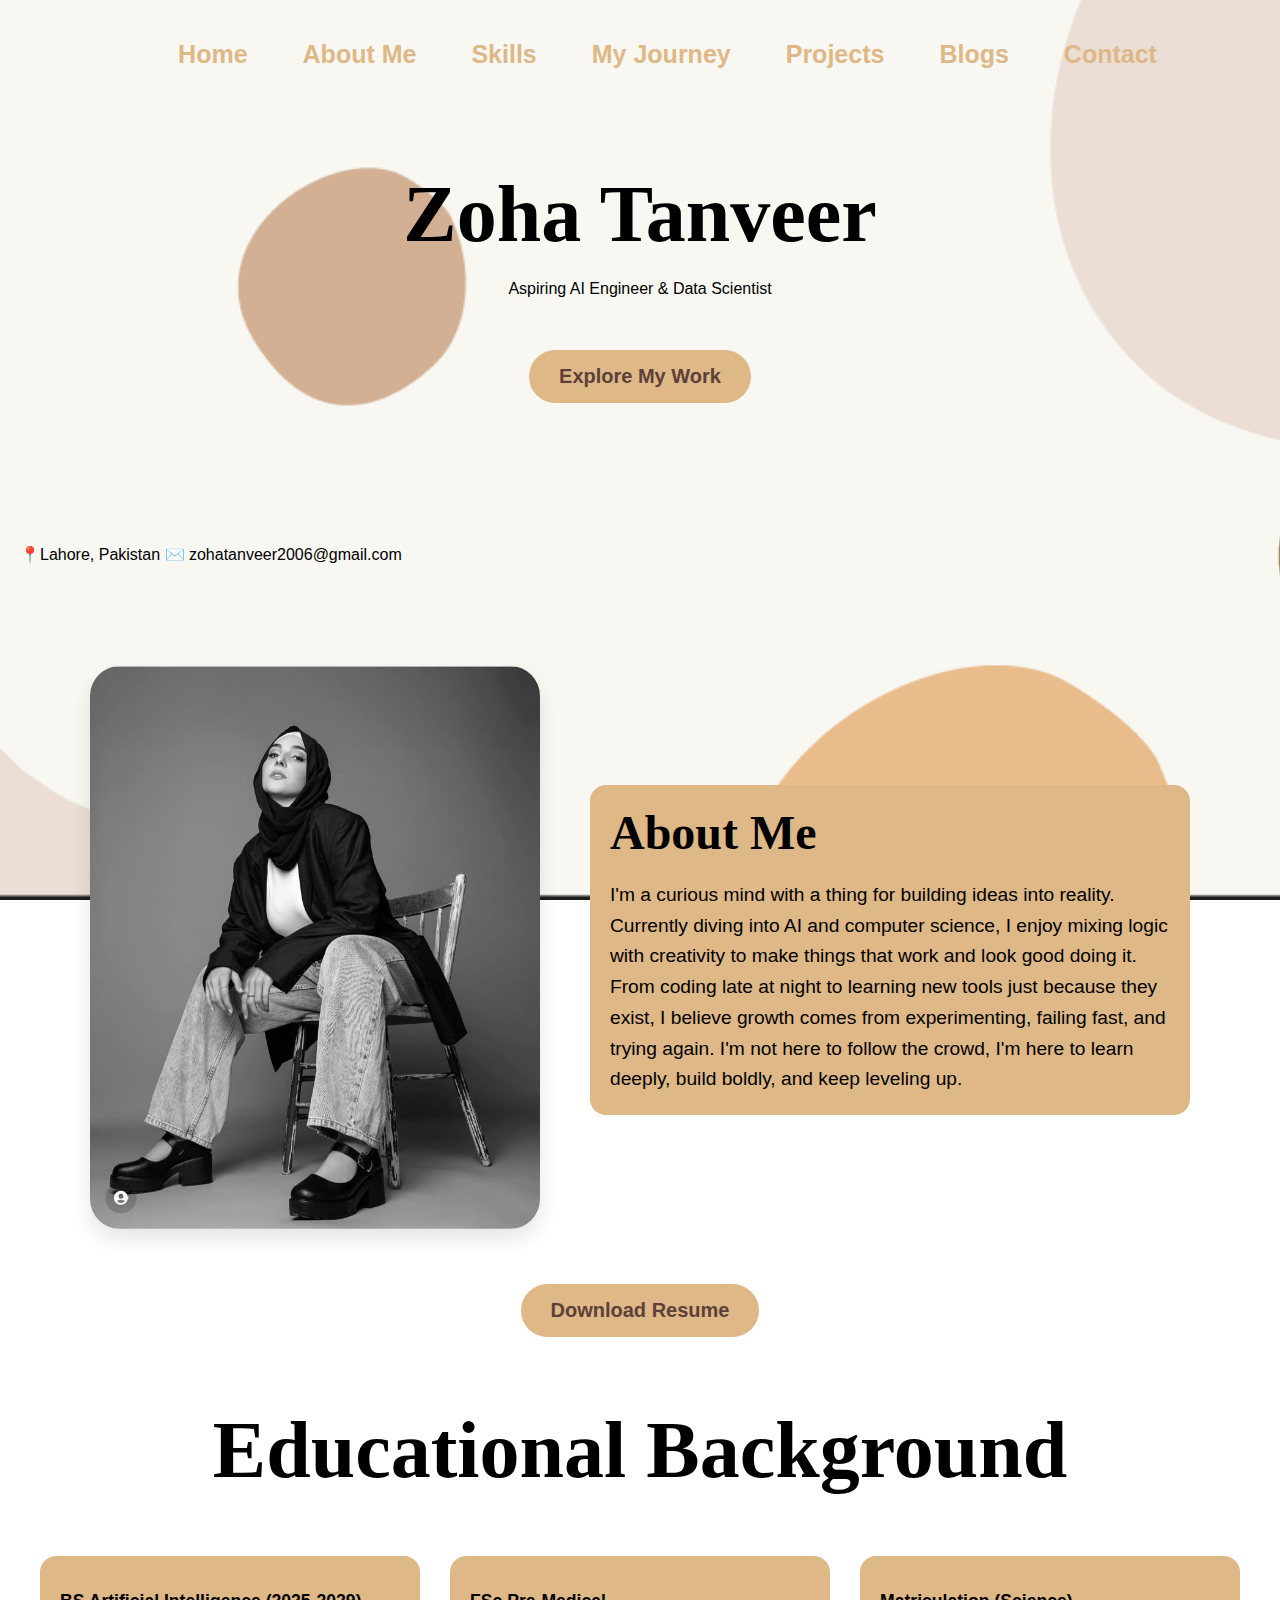
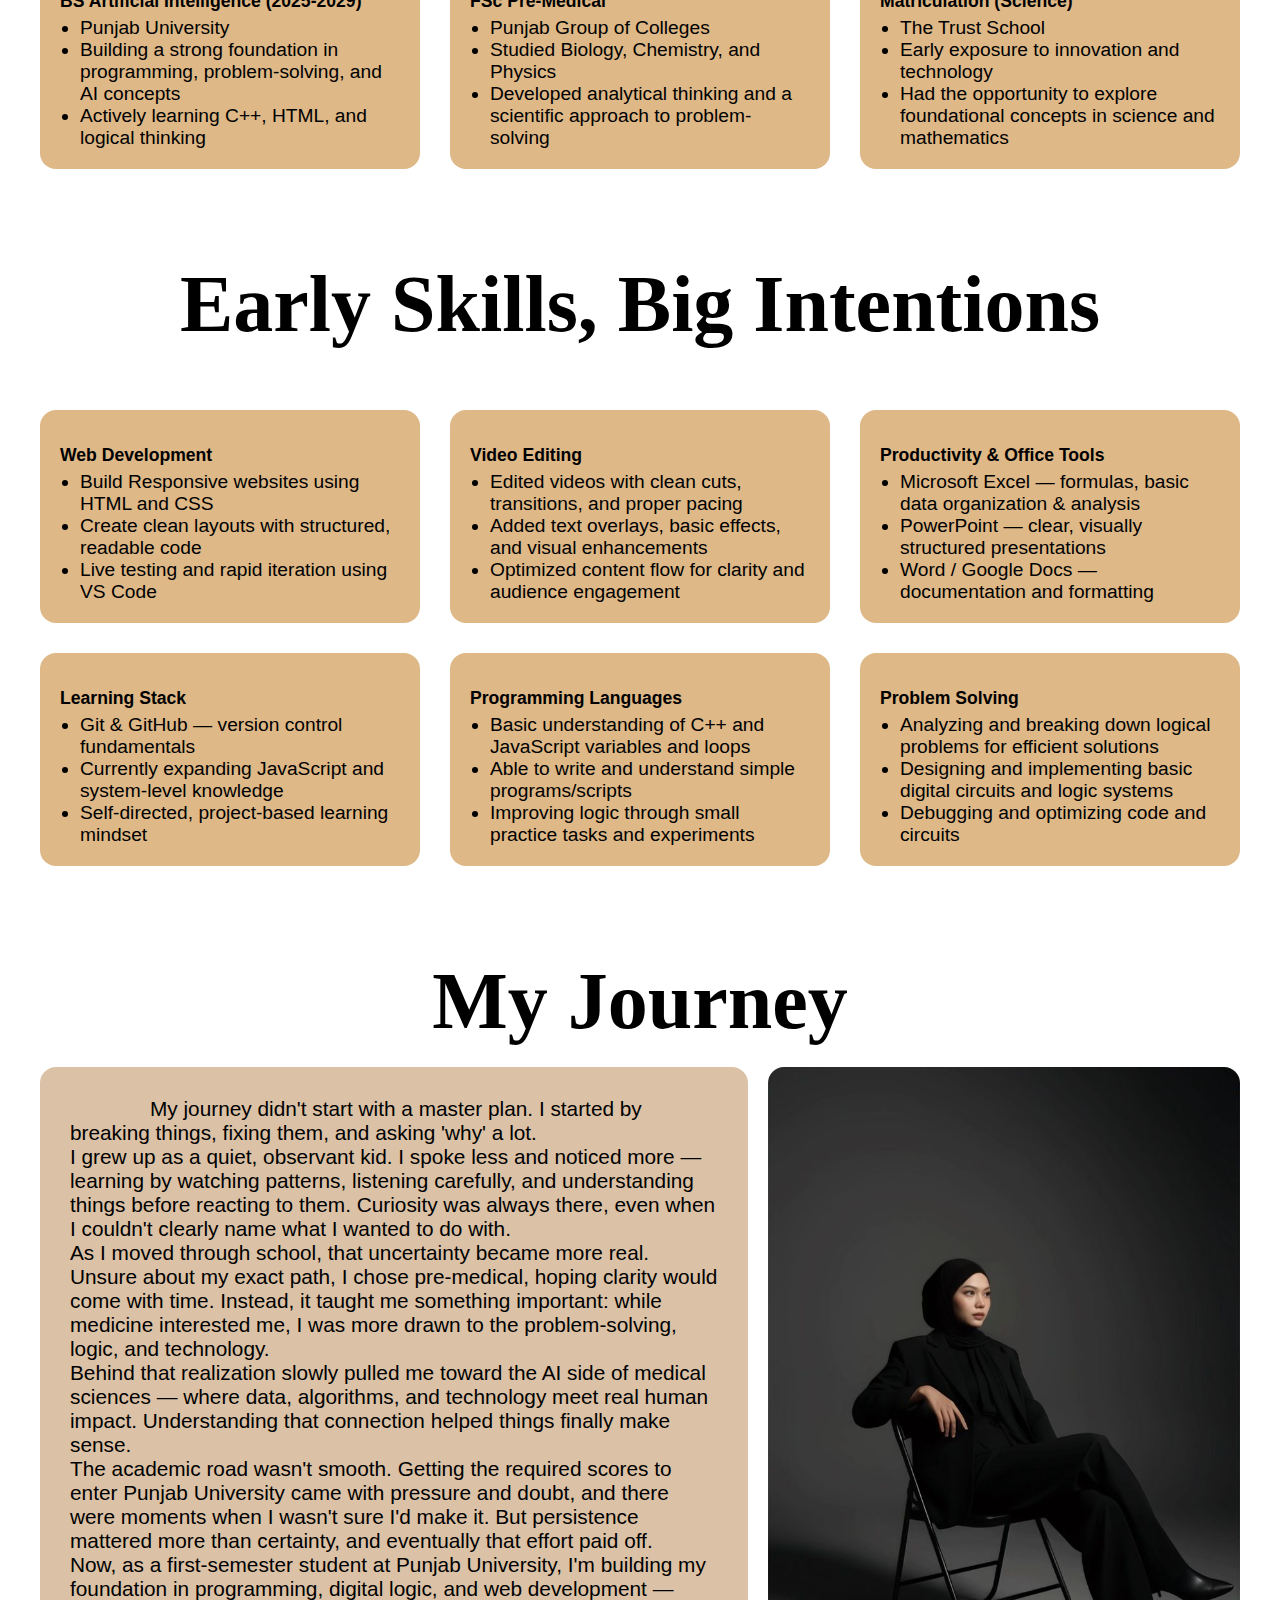
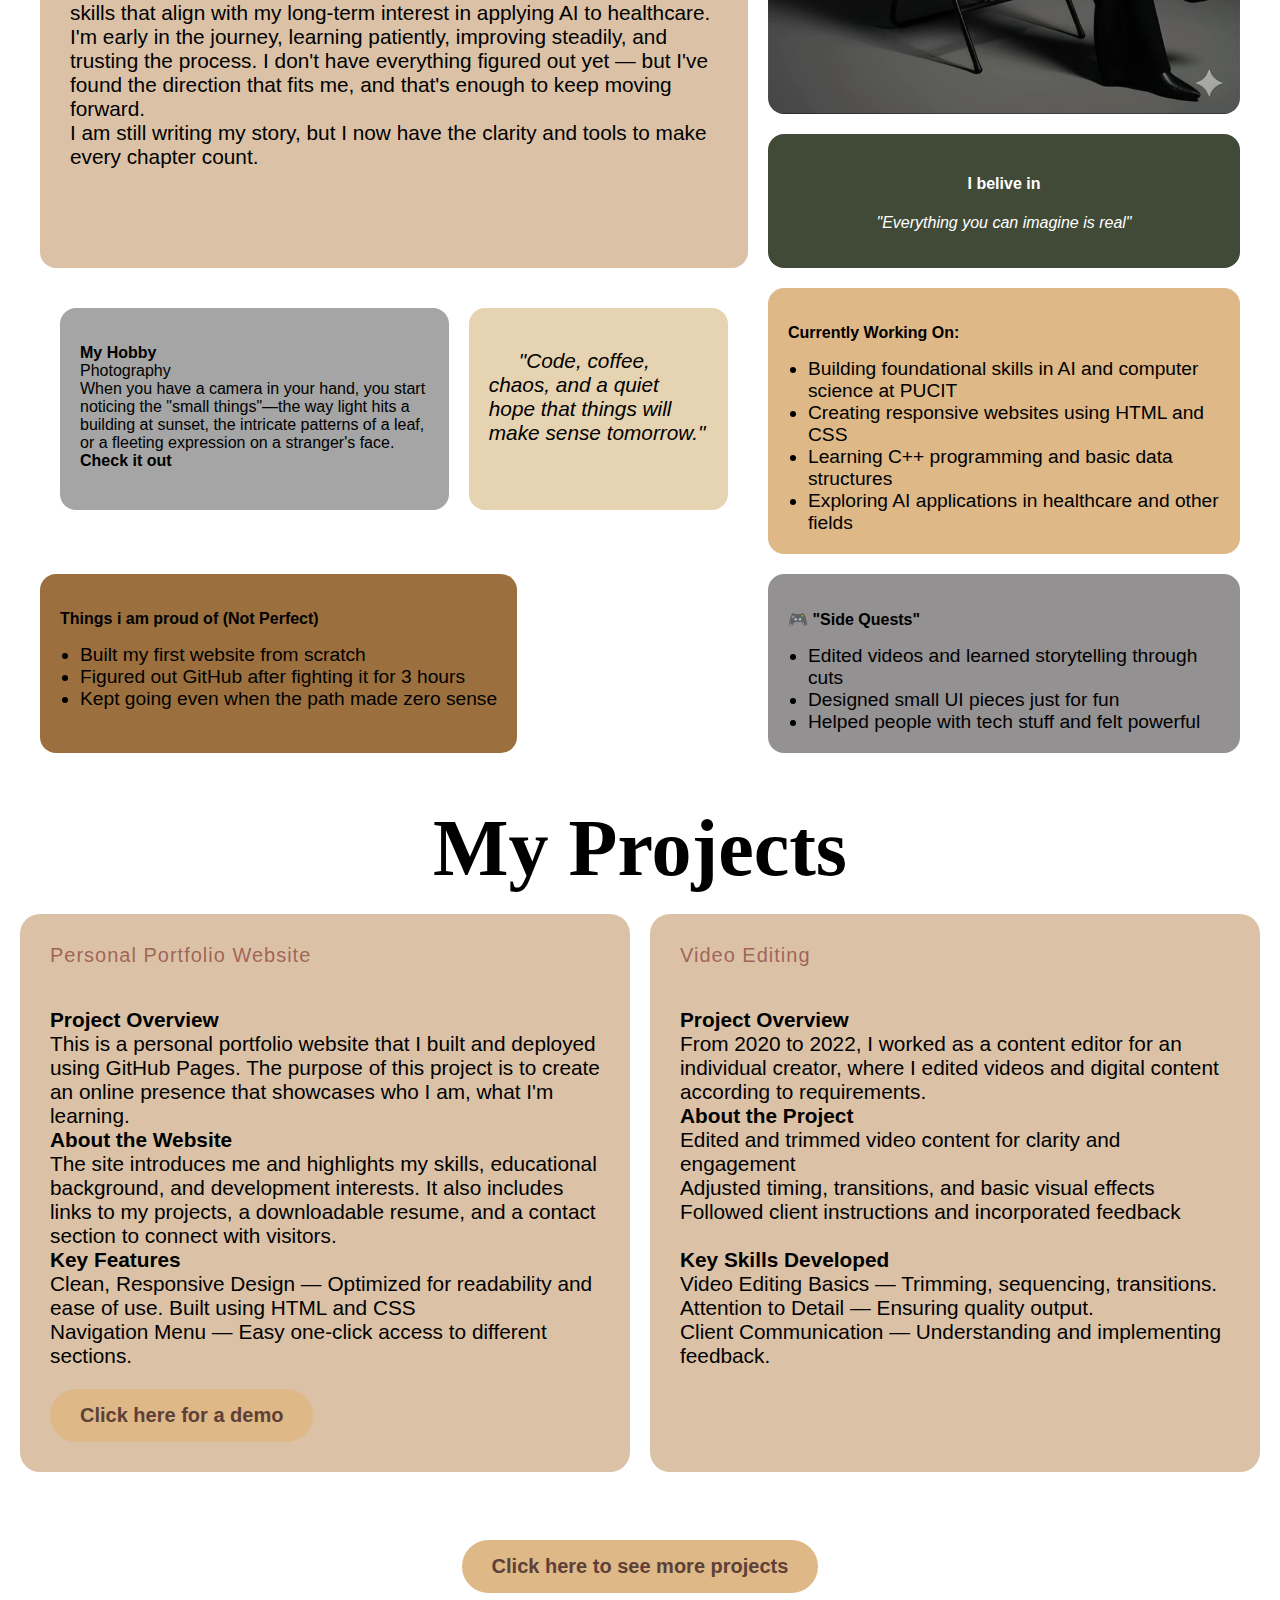
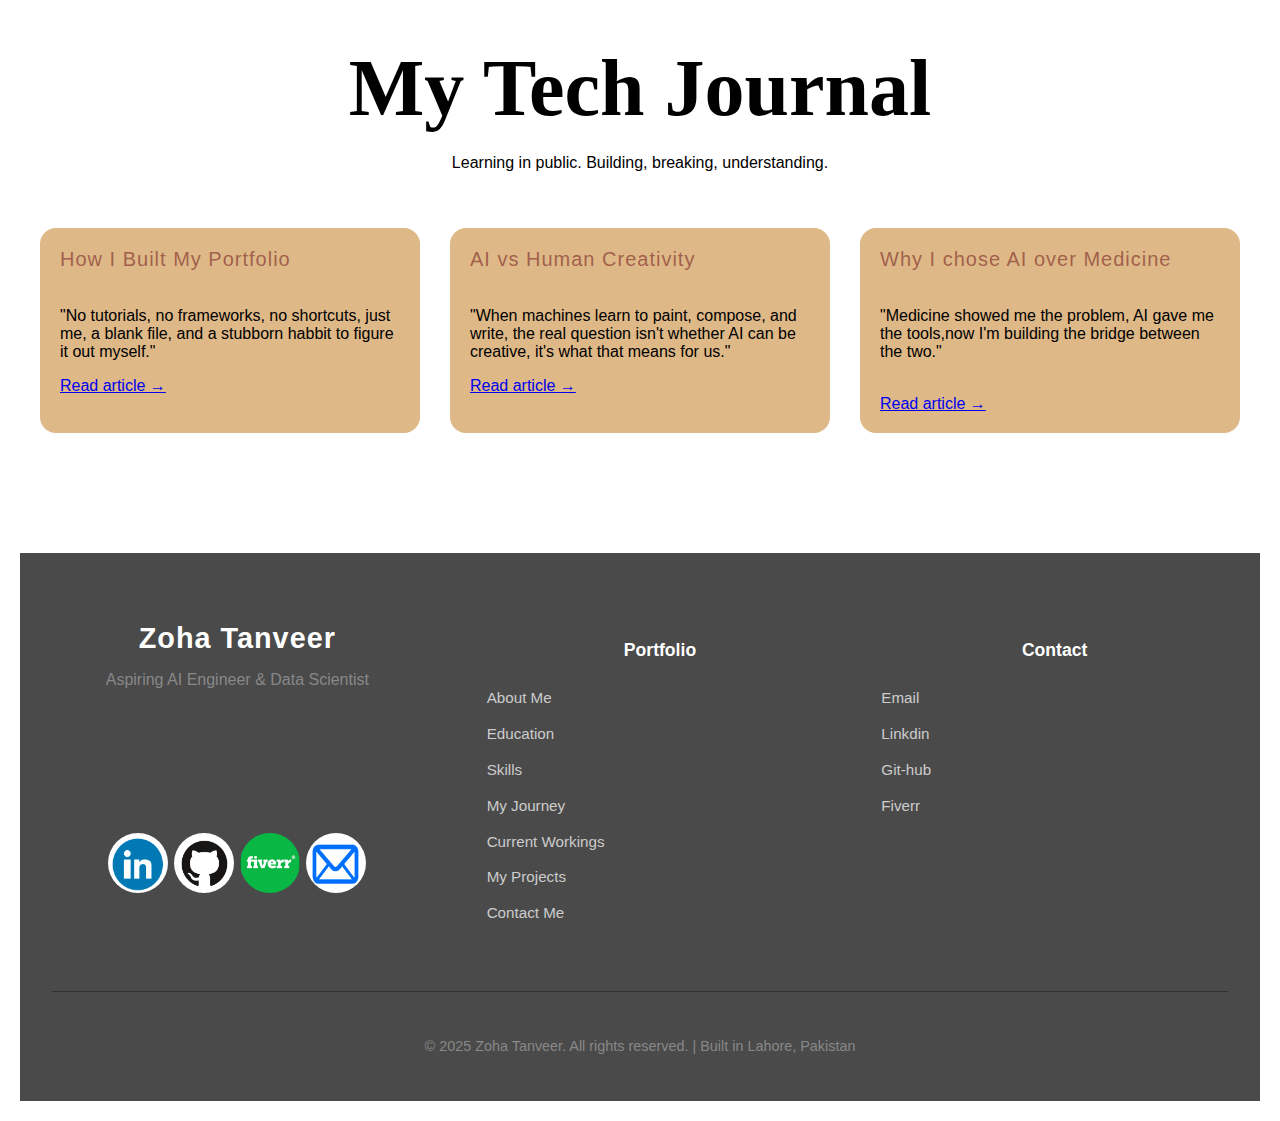
<file: index.html>
<!DOCTYPE html>
<html lang="en">
    <head>
        <meta charset="UTF-8">
        <meta name="viewport" content="width=device-width, initial-scale=1.0">
        <title>Home - Zoha Tanveer</title>
        <link rel="icon" type="image/png" href="images/Favicon.png">
        <link rel="stylesheet" href="style.css">
    </head>
    <body style="background-image: url('images/Background.png')">
        <nav>
            <a href="index.html">Home</a>
            <a href="about.html">About Me</a>
            <a href="#skills-section">Skills</a>
            <a href="#journey-section">My Journey</a>
            <a href="project.html">Projects</a>
            <a href="articles.html">Blogs</a>
            <a href="contact.html">Contact</a>
        </nav>

        <div style="margin-top: 100px; justify-content: center; text-align: center;">
            <h1>Zoha Tanveer</h1>
            <p class="subtitle" style="justify-content: center;">Aspiring AI Engineer & Data Scientist</p>
            <br><br>
            <a href="project.html">
                <button style="justify-content: center; text-align: center;">Explore My Work</button>
            </a>
        </div>
        <br><br><br><br><br><br><br>

        <p style="text-align: left;">📍Lahore, Pakistan ✉️ <a href="mailto:zohatanveer2006@gmail.com" style="text-decoration: none; color: black;">zohatanveer2006@gmail.com</a></p>
        <br><br>

        <section id="about-section">
            <div class="about-container">
                <div class="about-image-wrapper">
                    <img src="images/My image.jpg" alt="About Zoha">
                </div>

                <div class="single-box">
                    <h2>About Me</h2>
                    <p>
                        I'm a curious mind with a thing for building ideas into reality.
                        Currently diving into AI and computer science, I enjoy mixing logic with creativity to make things that work and look good doing it.
                        From coding late at night to learning new tools just because they exist, I believe growth comes from experimenting, failing fast, and trying again.
                        I'm not here to follow the crowd, I'm here to learn deeply, build boldly, and keep leveling up.
                    </p>
                </div>
            </div>
        </section>

        <a href="images/Zoha_Tanweer_CV-.pdf" download>
            <button>Download Resume</button>
        </a>

        <br><br>

        <section id="education-section">
            <h1>Educational Background</h1>

            <div class="main-container">
                <div class="card">
                    <span class="list-category">BS Artificial Intelligence (2025-2029)</span>
                    <ul>
                        <li>Punjab University</li>
                        <li>Building a strong foundation in programming, problem-solving, and AI concepts</li>
                        <li>Actively learning C++, HTML, and logical thinking</li>
                    </ul>
                </div>

                <div class="card">
                    <span class="list-category">FSc Pre-Medical</span>
                    <ul>
                        <li>Punjab Group of Colleges</li>
                        <li>Studied Biology, Chemistry, and Physics</li>
                        <li>Developed analytical thinking and a scientific approach to problem-solving</li>
                    </ul>
                </div>

                <div class="card">
                    <span class="list-category">Matriculation (Science)</span>
                    <ul>
                        <li>The Trust School</li>
                        <li>Early exposure to innovation and technology</li>
                        <li>Had the opportunity to explore foundational concepts in science and mathematics</li>
                    </ul>
                </div>
            </div>
        </section>

        <section id="skills-section">
            <h1>Early Skills, Big Intentions</h1>

            <div class="main-container">
                <div class="card">
                    <span class="list-category">Web Development</span>
                    <ul>
                        <li>Build Responsive websites using HTML and CSS</li>
                        <li>Create clean layouts with structured, readable code</li>
                        <li>Live testing and rapid iteration using VS Code</li>
                    </ul>
                </div>

                <div class="card">
                    <span class="list-category">Video Editing</span>
                    <ul>
                        <li>Edited videos with clean cuts, transitions, and proper pacing</li>
                        <li>Added text overlays, basic effects, and visual enhancements</li>
                        <li>Optimized content flow for clarity and audience engagement</li>
                    </ul>
                </div>

                <div class="card">
                    <span class="list-category">Productivity & Office Tools</span>
                    <ul>
                        <li>Microsoft Excel — formulas, basic data organization & analysis</li>
                        <li>PowerPoint — clear, visually structured presentations</li>
                        <li>Word / Google Docs — documentation and formatting</li>
                    </ul>
                </div>

                <div class="card">
                    <span class="list-category">Learning Stack</span>
                    <ul>
                        <li>Git & GitHub — version control fundamentals</li>
                        <li>Currently expanding JavaScript and system-level knowledge</li>
                        <li>Self-directed, project-based learning mindset</li>
                    </ul>
                </div>

                <div class="card">
                    <span class="list-category">Programming Languages</span>
                    <ul>
                        <li>Basic understanding of C++ and JavaScript variables and loops</li>
                        <li>Able to write and understand simple programs/scripts</li>
                        <li>Improving logic through small practice tasks and experiments</li>
                    </ul>
                </div>

                <div class="card">
                    <span class="list-category">Problem Solving</span>
                    <ul>
                        <li>Analyzing and breaking down logical problems for efficient solutions</li>
                        <li>Designing and implementing basic digital circuits and logic systems</li>
                        <li>Debugging and optimizing code and circuits</li>
                    </ul>
                </div>
            </div>
        </section>

        <section id="journey-section">
            <h1>My Journey</h1>
            <div class="main-container-journey">
                <div class="about-card" style="background-color: #DBC2A6;">
                    <p>
                        My journey didn't start with a master plan. I started by breaking things, fixing them, and asking 'why' a lot.<br>
                        I grew up as a quiet, observant kid. I spoke less and noticed more — learning by watching patterns, listening carefully, and understanding things before reacting to them. Curiosity was always there, even when I couldn't clearly name what I wanted to do with.<br>
                        As I moved through school, that uncertainty became more real. Unsure about my exact path, I chose pre-medical, hoping clarity would come with time. Instead, it taught me something important: while medicine interested me, I was more drawn to the problem-solving, logic, and technology.<br>
                        Behind that realization slowly pulled me toward the AI side of medical sciences — where data, algorithms, and technology meet real human impact. Understanding that connection helped things finally make sense.<br>
                        The academic road wasn't smooth. Getting the required scores to enter Punjab University came with pressure and doubt, and there were moments when I wasn't sure I'd make it. But persistence mattered more than certainty, and eventually that effort paid off.<br>
                        Now, as a first-semester student at Punjab University, I'm building my foundation in programming, digital logic, and web development — skills that align with my long-term interest in applying AI to healthcare. I'm early in the journey, learning patiently, improving steadily, and trusting the process.
                        I don't have everything figured out yet — but I've found the direction that fits me, and that's enough to keep moving forward.<br>
                        I am still writing my story, but I now have the clarity and tools to make every chapter count.
                    </p>
                </div>

                <div class="right-column">
                    <div class="journey-image-wrapper">
                        <img src="images/MY-PHOTO 2.jpg" alt="About Zoha">
                    </div>
                    <div class="quote-card">
                        <h4>I belive in</h4>
                        <p style="font-style: italic;">"Everything you can imagine is real"</p>
                    </div>
                </div>

                <div class="main-container-journey">
                    <div class="hobby-card" style="background-color: #a4a5a4;">
                        <p>
                            <strong>My Hobby</strong><br>
                            Photography<br>
                            When you have a camera in your hand, you start noticing the "small things"—the way light hits a building at sunset, the intricate patterns of a leaf, or a fleeting expression on a stranger's face.<br>
                            <a href="https://www.instagram.com/zunzet____?utm_source=qr&igsh=YjVidmk5OWpueGZu" target="_blank" style="color: black; text-decoration: none;"><strong>Check it out</strong></a>
                        </p>
                    </div>
                    <div class="hobby-card" style="background-color: #E6D3B1;">
                        <p style="font-style: italic; text-indent: 30px; font-size: 1.3rem;">"Code, coffee, chaos, and a quiet hope that things will make sense tomorrow."</p>
                    </div>
                </div>

                <section id="Working-section">
                    <div class="card">
                        <p><strong>Currently Working On:</strong></p>
                        <ul>
                            <li>Building foundational skills in AI and computer science at PUCIT</li>
                            <li>Creating responsive websites using HTML and CSS</li>
                            <li>Learning C++ programming and basic data structures</li>
                            <li>Exploring AI applications in healthcare and other fields</li>
                        </ul>
                    </div>
                </section>

                <div class="card" style="width: fit-content; background-color: #9c703e;">
                    <p><strong>Things i am proud of (Not Perfect)</strong></p>
                    <ul>
                        <li>Built my first website from scratch</li>
                        <li>Figured out GitHub after fighting it for 3 hours</li>
                        <li>Kept going even when the path made zero sense</li>
                    </ul>
                </div>

                <div class="card" style="width: fit-content; background-color: #949193;">
                    <p><strong>🎮 "Side Quests"</strong></p>
                    <ul>
                        <li>Edited videos and learned storytelling through cuts</li>
                        <li>Designed small UI pieces just for fun</li>
                        <li>Helped people with tech stuff and felt powerful</li>
                    </ul>
                </div>
            </div>
        </section>

        <h1>My Projects</h1>

        <div class="project-container" style="justify-content: center;">
            <div class="project-card" style="font-size: 1.3rem; text-align: left;">
                <h6>Personal Portfolio Website</h6>
                <p>
                    <strong>Project Overview</strong><br>
                    This is a personal portfolio website that I built and deployed using GitHub Pages.
                    The purpose of this project is to create an online presence that showcases who I am, what I'm learning.
                    <br>
                    <strong>About the Website</strong><br>
                    The site introduces me and highlights my skills, educational background, and development interests. It also includes links to my projects, a downloadable resume, and a contact section to connect with visitors.
                    <br>
                    <strong>Key Features</strong><br>
                    Clean, Responsive Design — Optimized for readability and ease of use. Built using HTML and CSS<br>
                    Navigation Menu — Easy one-click access to different sections.
                </p>
                <a href="https://zohatanveer789.github.io/ZohaTanveer786.github.io/" target="_blank">
                    <button style="justify-content: center; align-items: center;">Click here for a demo</button>
                </a>
            </div>

            <div class="project-card" style="font-size: 1.3rem; text-align: left;">
                <h6>Video Editing</h6>
                <p>
                    <strong>Project Overview</strong><br>
                    From 2020 to 2022, I worked as a content editor for an individual creator, where I edited videos and digital content according to requirements.
                    <br>
                    <strong>About the Project</strong><br>
                    Edited and trimmed video content for clarity and engagement<br>
                    Adjusted timing, transitions, and basic visual effects<br>
                    Followed client instructions and incorporated feedback<br>
                    <br>
                    <strong>Key Skills Developed</strong><br>
                    Video Editing Basics — Trimming, sequencing, transitions.<br>
                    Attention to Detail — Ensuring quality output.<br>
                    Client Communication — Understanding and implementing feedback.
                </p>
            </div>
        </div>

        <br>
        <a href="project.html" target="_blank">
            <button>Click here to see more projects</button>
        </a>

        <h1 style="border-top: 0px;">My Tech Journal</h1>
        <p>Learning in public. Building, breaking, understanding.</p>

        <div class="main-container">
            <div class="card">
                <h6>How I Built My Portfolio</h6>
                <p>
                    "No tutorials, no frameworks, no shortcuts, just me, a blank file,
                    and a stubborn habbit to figure it out myself."
                </p>
                <a href="blog-1.html">Read article →</a>
            </div>
            <div class="card">
                <h6>AI vs Human Creativity</h6>
                <p>
                    "When machines learn to paint, compose, and write,
                    the real question isn't whether AI can be creative, it's what that means for us."
                </p>
                <a href="blog-2.html">Read article →</a>
            </div>
            <div class="card">
                <h6>Why I chose AI over Medicine</h6>
                <p>
                    "Medicine showed me the problem,   
                    AI gave me the tools,now I'm building the bridge between the two." 
                </p>
                <br>
                <a href="blog-3.html">Read article →</a>
            </div>
        </div>
        <script src="script.js"></script>
    </body>

    <footer class="portfolio-footer">
        <div class="footer-container">
            <div class="footer-content">
                <div class="footer-brand">
                    <h3>Zoha Tanveer</h3>
                    <p>Aspiring AI Engineer & Data Scientist</p>
                </div>
                <div class="social-links">
                    <a href="https://www.linkedin.com/in/zoha-tanveer-49356a206" target="_blank">
                        <img src="images/linkdin-logo.png" alt="LinkedIn">
                    </a>
                    <a href="https://github.com/zohatanveer789" target="_blank">
                        <img src="images/github-logo.png" alt="GitHub">
                    </a>
                    <a href="https://www.fiverr.com/s/Zm3GvR8" target="_blank">
                        <img src="images/fiver-logo.png" alt="Fiverr">
                    </a>
                    <a href="mailto:zohatanveer2006@gmail.com">
                        <img src="images/e mail-logo.png" alt="Email">
                    </a>
                </div>
            </div>

            <div class="footer-links">
                <div class="link-column">
                    <h4>Portfolio</h4>
                    <ul>
                        <li><a href="#about-section">About Me</a></li>
                        <li><a href="#education-section">Education</a></li>
                        <li><a href="#skills-section">Skills</a></li>
                        <li><a href="#journey-section">My Journey</a></li>
                        <li><a href="#Working-section">Current Workings</a></li>
                        <li><a href="project.html">My Projects</a></li>
                        <li><a href="contact.html">Contact Me</a></li>
                    </ul>
                </div>
                <div class="link-column">
                    <h4>Contact</h4>
                    <ul>
                        <li><a href="mailto:zohatanveer2006@gmail.com">Email</a></li>
                        <li><a href="https://www.linkedin.com/in/zoha-tanveer-49356a206">Linkdin</a></li>
                        <li><a href="https://github.com/zohatanveer789">Git-hub</a></li>
                        <li><a href="https://www.fiverr.com/s/Zm3GvR8">Fiverr</a></li>
                    </ul>
                </div>
            </div>
        </div>

        <div class="footer-bottom">
            <p>&copy; 2025 Zoha Tanveer. All rights reserved. | Built in Lahore, Pakistan</p>
        </div>
    </footer>
</html>
</file>
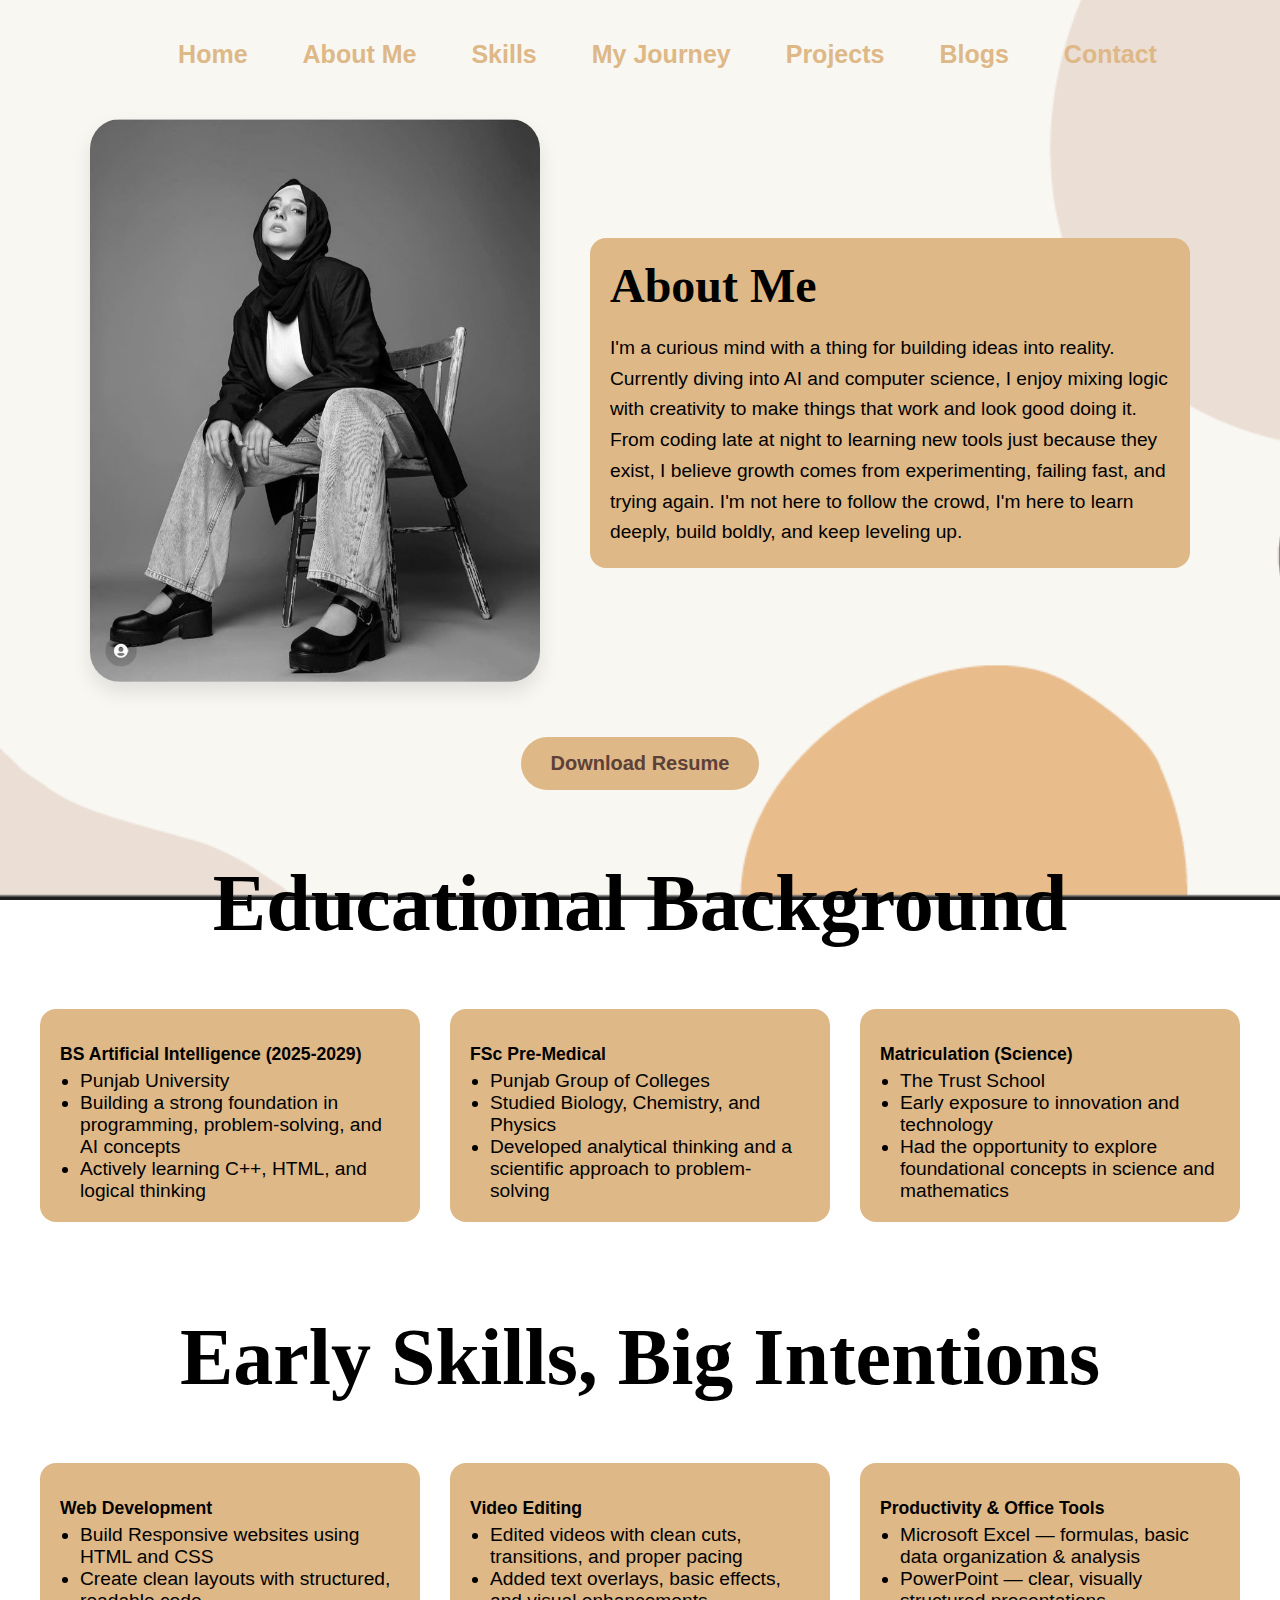
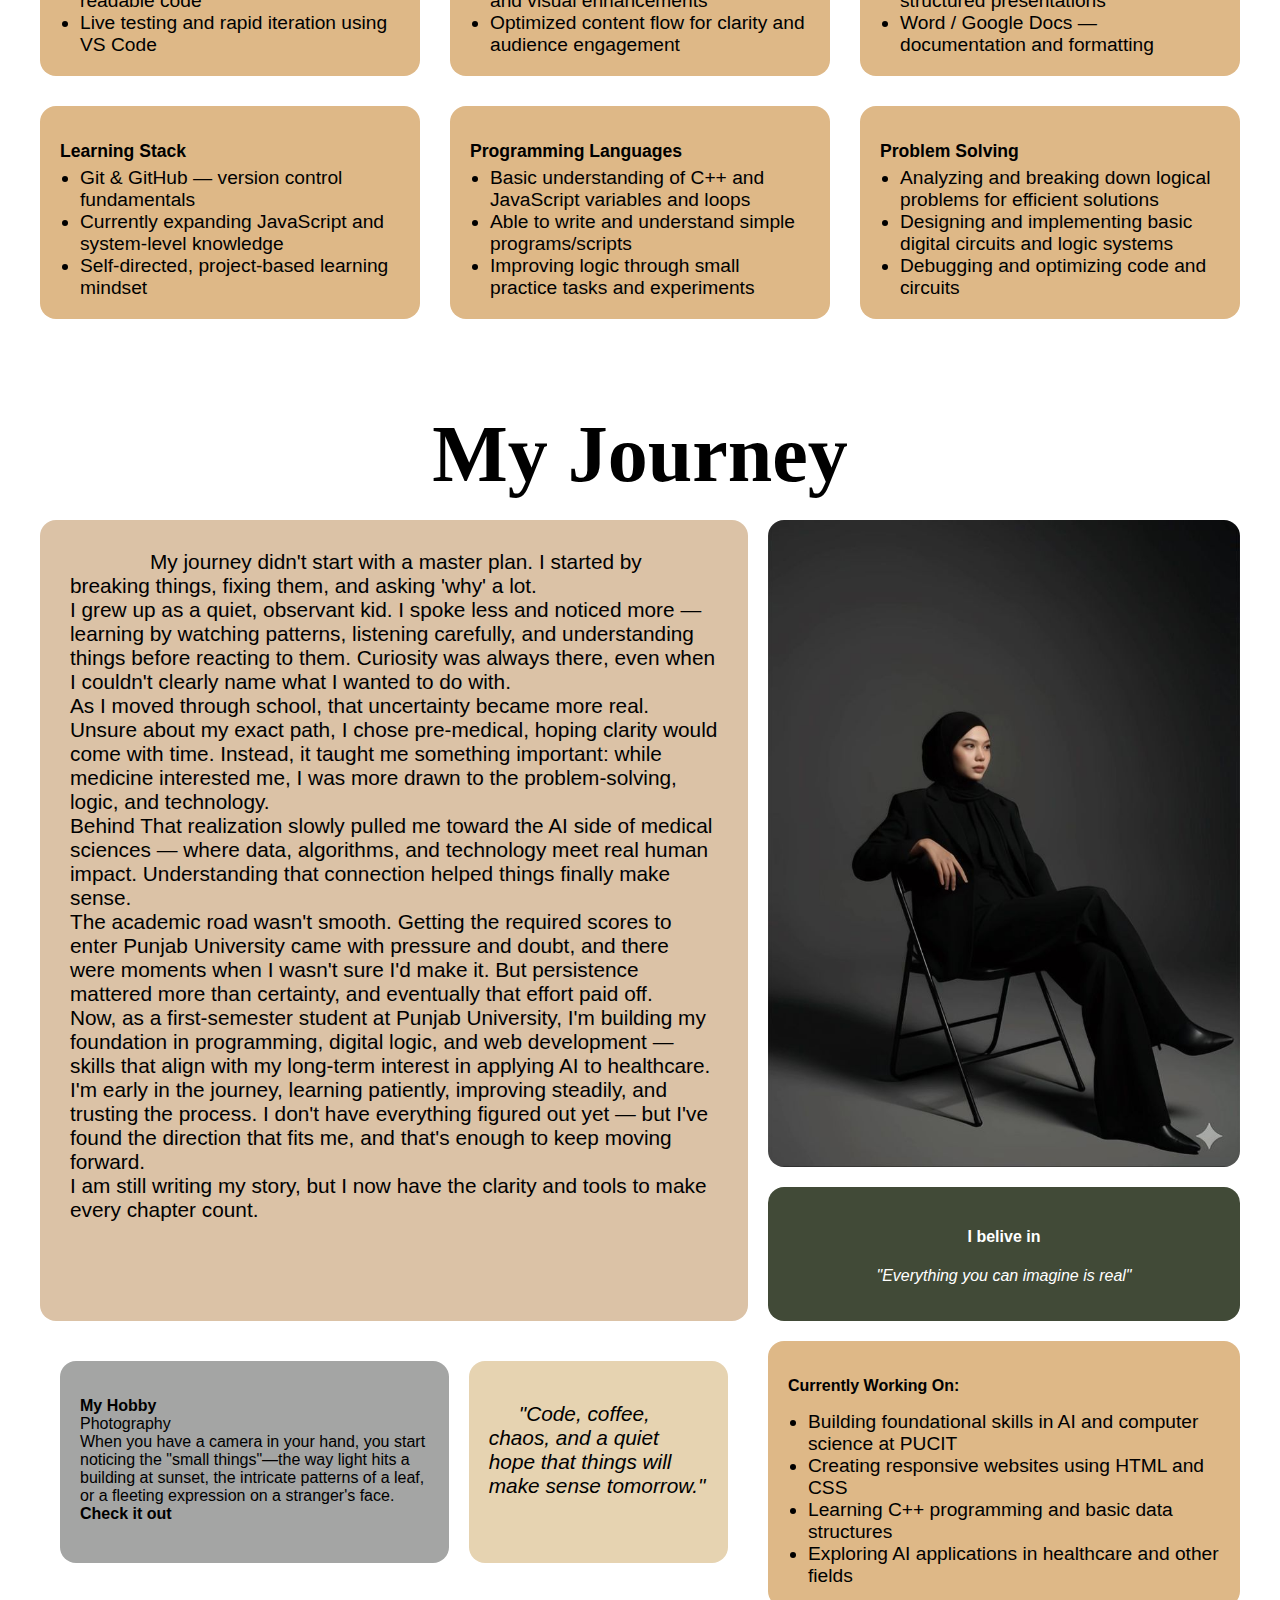
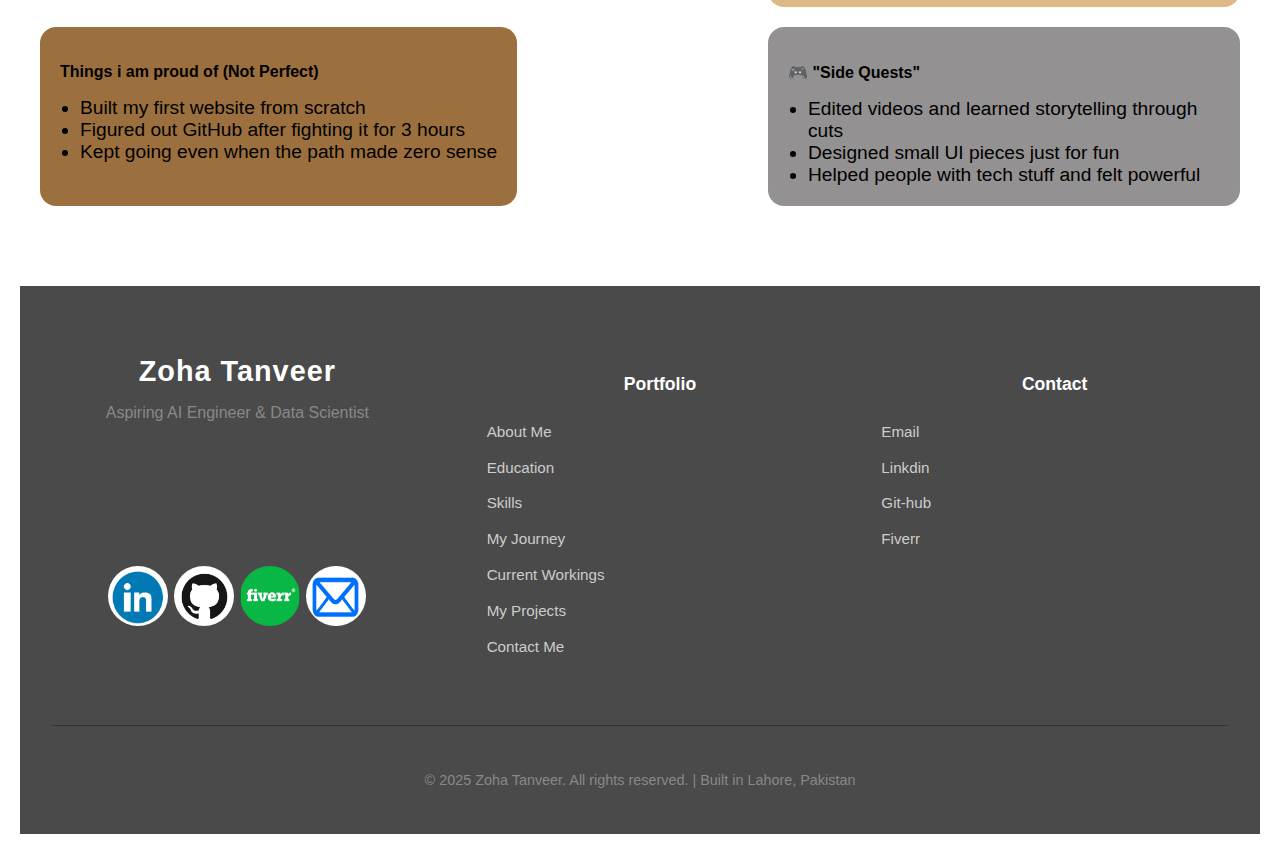
<file: about.html>
<!DOCTYPE html>
<html lang="en">
    <head>
        <meta charset="UTF-8">
        <meta name="viewport" content="width=device-width, initial-scale=1.0">
        <title>About Me - Zoha Tanveer</title>
        <link rel="stylesheet" href="style.css">
        <link rel="icon" type="image/png" href="images/Favicon.png">
    </head>

    <body style="background-image: url(images/Background.png);">

        <nav>
            <a href="index.html">Home</a>
            <a href="about.html">About Me</a>
            <a href="#skills-section">Skills</a>
            <a href="#journey-section">My Journey</a>
            <a href="project.html">Projects</a>
            <a href="articles.html">Blogs</a>
            <a href="contact.html">Contact</a>
        </nav>

        <section id="about-section">
            <div class="about-container">
                <div class="about-image-wrapper">
                    <img src="images/My image.jpg" alt="About Zoha">
                </div>

                <div class="single-box">
                    <h2>About Me</h2>
                    <p>
                        I'm a curious mind with a thing for building ideas into reality.
                        Currently diving into AI and computer science, I enjoy mixing logic with creativity to make things that work and look good doing it.
                        From coding late at night to learning new tools just because they exist, I believe growth comes from experimenting, failing fast, and trying again.
                        I'm not here to follow the crowd, I'm here to learn deeply, build boldly, and keep leveling up.
                    </p>
                </div>
            </div>
        </section>

        <a href="images/Resume.pdf" download>
            <button>Download Resume</button>
        </a>

        <br><br>

        <section id="education-section">
            <h1>Educational Background</h1>

            <div class="main-container">
                <div class="card">
                    <span class="list-category">BS Artificial Intelligence (2025-2029)</span>
                    <ul>
                        <li>Punjab University</li>
                        <li>Building a strong foundation in programming, problem-solving, and AI concepts</li>
                        <li>Actively learning C++, HTML, and logical thinking</li>
                    </ul>
                </div>

                <div class="card">
                    <span class="list-category">FSc Pre-Medical</span>
                    <ul>
                        <li>Punjab Group of Colleges</li>
                        <li>Studied Biology, Chemistry, and Physics</li>
                        <li>Developed analytical thinking and a scientific approach to problem-solving</li>
                    </ul>
                </div>

                <div class="card">
                    <span class="list-category">Matriculation (Science)</span>
                    <ul>
                        <li>The Trust School</li>
                        <li>Early exposure to innovation and technology</li>
                        <li>Had the opportunity to explore foundational concepts in science and mathematics</li>
                    </ul>
                </div>
            </div>
        </section>

        <section id="skills-section">
            <h1>Early Skills, Big Intentions</h1>

            <div class="main-container">
                <div class="card">
                    <span class="list-category">Web Development</span>
                    <ul>
                        <li>Build Responsive websites using HTML and CSS</li>
                        <li>Create clean layouts with structured, readable code</li>
                        <li>Live testing and rapid iteration using VS Code</li>
                    </ul>
                </div>

                <div class="card">
                    <span class="list-category">Video Editing</span>
                    <ul>
                        <li>Edited videos with clean cuts, transitions, and proper pacing</li>
                        <li>Added text overlays, basic effects, and visual enhancements</li>
                        <li>Optimized content flow for clarity and audience engagement</li>
                    </ul>
                </div>

                <div class="card">
                    <span class="list-category">Productivity & Office Tools</span>
                    <ul>
                        <li>Microsoft Excel — formulas, basic data organization & analysis</li>
                        <li>PowerPoint — clear, visually structured presentations</li>
                        <li>Word / Google Docs — documentation and formatting</li>
                    </ul>
                </div>

                <div class="card">
                    <span class="list-category">Learning Stack</span>
                    <ul>
                        <li>Git & GitHub — version control fundamentals</li>
                        <li>Currently expanding JavaScript and system-level knowledge</li>
                        <li>Self-directed, project-based learning mindset</li>
                    </ul>
                </div>

                <div class="card">
                    <span class="list-category">Programming Languages</span>
                    <ul>
                        <li>Basic understanding of C++ and JavaScript variables and loops</li>
                        <li>Able to write and understand simple programs/scripts</li>
                        <li>Improving logic through small practice tasks and experiments</li>
                    </ul>
                </div>

                <div class="card">
                    <span class="list-category">Problem Solving</span>
                    <ul>
                        <li>Analyzing and breaking down logical problems for efficient solutions</li>
                        <li>Designing and implementing basic digital circuits and logic systems</li>
                        <li>Debugging and optimizing code and circuits</li>
                    </ul>
                </div>
            </div>
        </section>

        <section id="journey-section">
            <h1>My Journey</h1>
            <div class="main-container-journey">
                <div class="about-card" style="background-color: #DBC2A6;">
                    <p>
                        My journey didn't start with a master plan. I started by breaking things, fixing them, and asking 'why' a lot.<br>
                        I grew up as a quiet, observant kid. I spoke less and noticed more — learning by watching patterns, listening carefully, and understanding things before reacting to them. Curiosity was always there, even when I couldn't clearly name what I wanted to do with.<br>
                        As I moved through school, that uncertainty became more real. Unsure about my exact path, I chose pre-medical, hoping clarity would come with time. Instead, it taught me something important: while medicine interested me, I was more drawn to the problem-solving, logic, and technology.<br>
                        Behind That realization slowly pulled me toward the AI side of medical sciences — where data, algorithms, and technology meet real human impact. Understanding that connection helped things finally make sense.<br>
                        The academic road wasn't smooth. Getting the required scores to enter Punjab University came with pressure and doubt, and there were moments when I wasn't sure I'd make it. But persistence mattered more than certainty, and eventually that effort paid off.<br>
                        Now, as a first-semester student at Punjab University, I'm building my foundation in programming, digital logic, and web development — skills that align with my long-term interest in applying AI to healthcare. I'm early in the journey, learning patiently, improving steadily, and trusting the process.
                        I don't have everything figured out yet — but I've found the direction that fits me, and that's enough to keep moving forward.<br>
                        I am still writing my story, but I now have the clarity and tools to make every chapter count.
                    </p>
                </div>

                <div class="right-column">
                    <div class="journey-image-wrapper">
                        <img src="images/MY-PHOTO 2.jpg" alt="About Zoha">
                    </div>
                    <div class="quote-card">
                        <h4>I belive in</h4>
                        <p style="font-style: italic;">"Everything you can imagine is real"</p>
                    </div>
                </div>

                <div class="main-container-journey">
                    <div class="hobby-card" style="background-color: #a4a5a4;">
                        <p>
                            <strong>My Hobby</strong><br>
                            Photography<br>
                            When you have a camera in your hand, you start noticing the "small things"—the way light hits a building at sunset, the intricate patterns of a leaf, or a fleeting expression on a stranger's face.<br>
                            <a href="https://www.instagram.com/zunzet____?utm_source=qr&igsh=YjVidmk5OWpueGZu" target="_blank" style="color: black; text-decoration: none;"><strong>Check it out</strong></a>
                        </p>
                    </div>
                    <div class="hobby-card" style="background-color: #E6D3B1;">
                        <p style="font-style: italic; text-indent: 30px; font-size: 1.3rem;">"Code, coffee, chaos, and a quiet hope that things will make sense tomorrow."</p>
                    </div>
                </div>

                <section id="Working-section">
                    <div class="card">
                        <p><strong>Currently Working On:</strong></p>
                        <ul>
                            <li>Building foundational skills in AI and computer science at PUCIT</li>
                            <li>Creating responsive websites using HTML and CSS</li>
                            <li>Learning C++ programming and basic data structures</li>
                            <li>Exploring AI applications in healthcare and other fields</li>
                        </ul>
                    </div>
                </section>

                <div class="card" style="width: fit-content; background-color: #9c703e;">
                    <p><strong>Things i am proud of (Not Perfect)</strong></p>
                    <ul>
                        <li>Built my first website from scratch</li>
                        <li>Figured out GitHub after fighting it for 3 hours</li>
                        <li>Kept going even when the path made zero sense</li>
                    </ul>
                </div>

                <div class="card" style="width: fit-content; background-color: #949193;">
                    <p><strong>🎮 "Side Quests"</strong></p>
                    <ul>
                        <li>Edited videos and learned storytelling through cuts</li>
                        <li>Designed small UI pieces just for fun</li>
                        <li>Helped people with tech stuff and felt powerful</li>
                    </ul>
                </div>
            </div>
        </section>

    </body>

    <footer class="portfolio-footer">
        <div class="footer-container">
            <div class="footer-content">
                <div class="footer-brand">
                    <h3>Zoha Tanveer</h3>
                    <p>Aspiring AI Engineer & Data Scientist</p>
                </div>
                <div class="social-links">
                    <a href="https://www.linkedin.com/in/zoha-tanveer-49356a206" target="_blank">
                        <img src="images/linkdin-logo.png" alt="LinkedIn">
                    </a>
                    <a href="https://github.com/zohatanveer789" target="_blank">
                        <img src="images/github-logo.png" alt="GitHub">
                    </a>
                    <a href="https://www.fiverr.com/s/Zm3GvR8">
                        <img src="images/fiver-logo.png" alt="Fiverr">
                    </a>
                    <a href="mailto:zohatanveer2006@gmail.com">
                        <img src="images/e mail-logo.png" alt="Email">
                    </a>
                </div>
            </div>

            <div class="footer-links">
                <div class="link-column">
                    <h4>Portfolio</h4>
                    <ul>
                        <li><a href="#about-section">About Me</a></li>
                        <li><a href="#education-section">Education</a></li>
                        <li><a href="#skills-section">Skills</a></li>
                        <li><a href="#journey-section">My Journey</a></li>
                        <li><a href="#Working-section">Current Workings</a></li>
                        <li><a href="project.html">My Projects</a></li>
                        <li><a href="contact.html">Contact Me</a></li>
                    </ul>
                </div>
                <div class="link-column">
                    <h4>Contact</h4>
                    <ul>
                        <li><a href="mailto:zohatanveer2006@gmail.com">Email</a></li>
                        <li><a href="https://www.linkedin.com/in/zoha-tanveer-49356a206">Linkdin</a></li>
                        <li><a href="https://github.com/zohatanveer789">Git-hub</a></li>
                        <li><a href="https://www.fiverr.com/s/Zm3GvR8">Fiverr</a></li>
                    </ul>
                </div>
            </div>
        </div>
        <div class="footer-bottom">
            <p>&copy; 2025 Zoha Tanveer. All rights reserved. | Built in Lahore, Pakistan</p>
        </div>
    </footer>

</html>
</file>
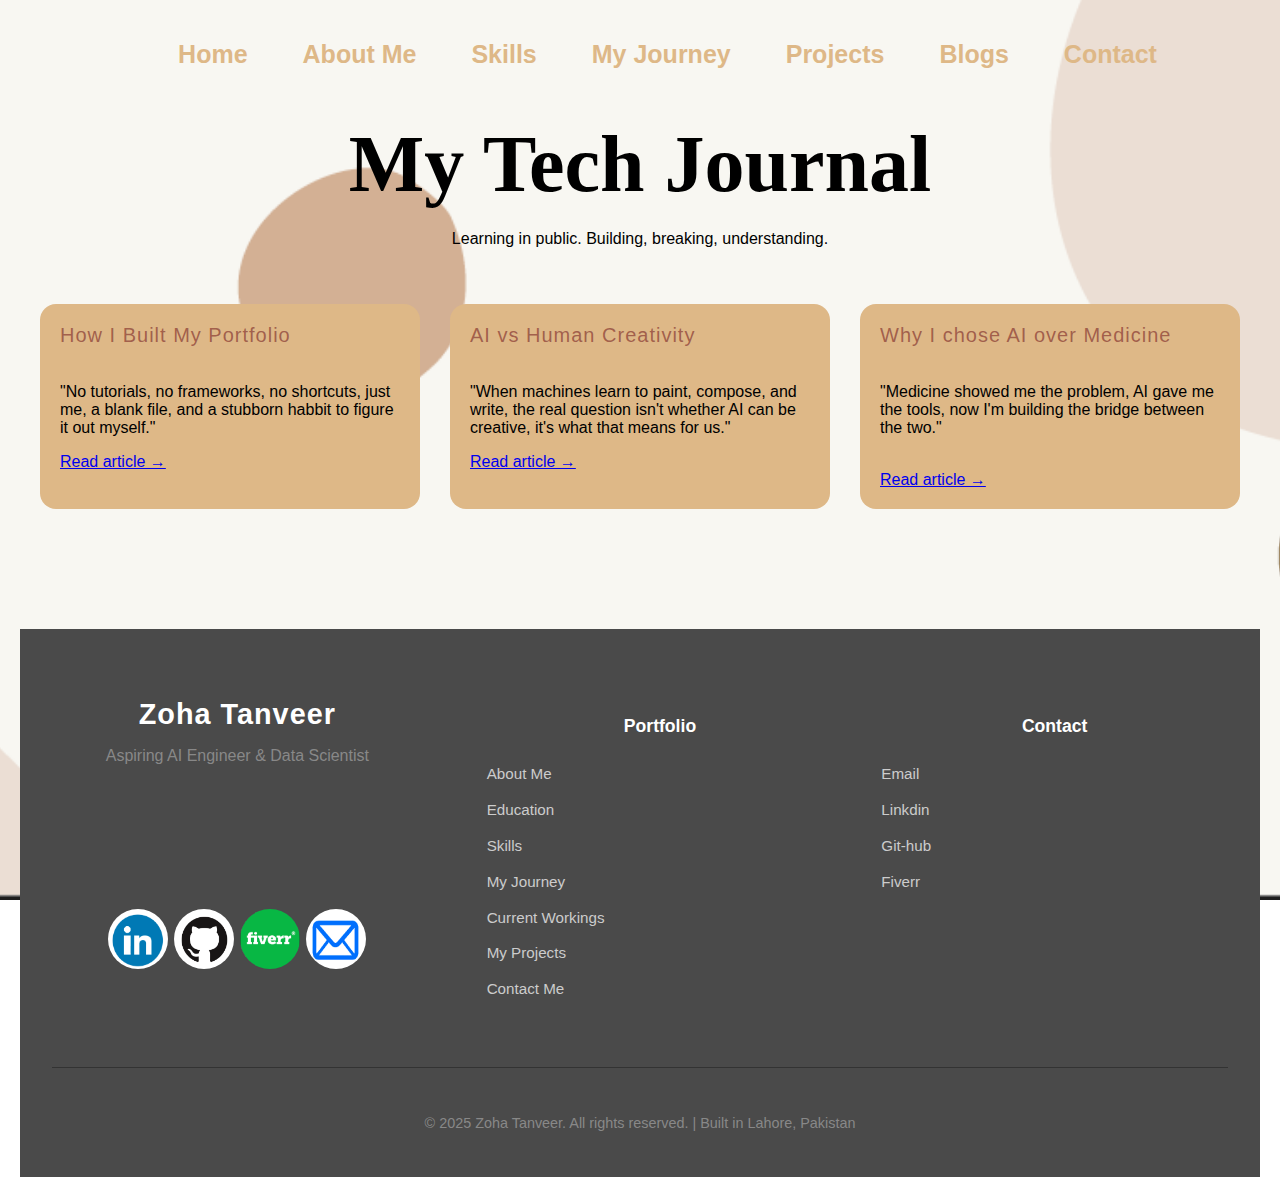
<file: articles.html>
<!DOCTYPE html>
<html>
    <head>
      <meta charset="UTF-8">
      <meta name="viewport" content="width=device-width, initial-scale=1.0">  
        <link rel="icon" type="image/png" href="images/Favicon.png">
        <link rel="stylesheet" href="style.css">
        <title>Blogs-Zoha Tanveer</title>
    </head>
    <body style="background-image: url('images/Background.png');">
        <nav>
            <a href="index.html">Home</a>
            <a href="about.html">About Me</a>
            <a href="about.html#skills-section">Skills</a>
            <a href="about.html#journey-section">My Journey</a>
            <a href="project.html">Projects</a>
            <a href="articles.html">Blogs</a>
            <a href="contact.html">Contact</a>
        </nav>

        <h1 style="border-top: 0px;">My Tech Journal</h1>
        <p>Learning in public. Building, breaking, understanding.</p>

        <div class="main-container">
            <div class="card">
                <h6>How I Built My Portfolio</h6>
                <p>
                    "No tutorials, no frameworks, no shortcuts, just me, a blank file,
                    and a stubborn habbit to figure it out myself."
                </p>
                <a href="blog-1.html">Read article →</a>
            </div>
            <div class="card">
                <h6>AI vs Human Creativity</h6>
                <p>
                    "When machines learn to paint, compose, and write,
                    the real question isn't whether AI can be creative, it's what that means for us."
                </p>
                <a href="blog-2.html">Read article →</a>
            </div>
            <div class="card">
                <h6>Why I chose AI over Medicine</h6>
                <p>
                    "Medicine showed me the problem, 
                    AI gave me the tools, now I'm building the bridge between the two."
                </p>
                <br>
                <a href="blog-3.html">Read article →</a>
            </div>
        </div>
    </body>

    <footer class="portfolio-footer">
        <div class="footer-container">
            <div class="footer-content">
                <div class="footer-brand">
                    <h3>Zoha Tanveer</h3>
                    <p>Aspiring AI Engineer & Data Scientist</p>
                </div>
                <div class="social-links">
                    <a href="https://www.linkedin.com/in/zoha-tanveer-49356a206" target="_blank">
                        <img src="images/linkdin-logo.png" alt="LinkedIn">
                    </a>
                    <a href="https://github.com/zohatanveer789" target="_blank">
                        <img src="images/github-logo.png" alt="GitHub">
                    </a>
                    <a href="https://www.fiverr.com/s/Zm3GvR8" target="_blank">
                        <img src="images/fiver-logo.png" alt="Fiverr">
                    </a>
                    <a href="mailto:zohatanveer2006@gmail.com">
                        <img src="images/e mail-logo.png" alt="Email">
                    </a>
                </div>
            </div>

            <div class="footer-links">
                <div class="link-column">
                    <h4>Portfolio</h4>
                    <ul>
                        <li><a href="#about-section">About Me</a></li>
                        <li><a href="#education-section">Education</a></li>
                        <li><a href="#skills-section">Skills</a></li>
                        <li><a href="#journey-section">My Journey</a></li>
                        <li><a href="#Working-section">Current Workings</a></li>
                        <li><a href="project.html">My Projects</a></li>
                        <li><a href="contact.html">Contact Me</a></li>
                    </ul>
                </div>
                <div class="link-column">
                    <h4>Contact</h4>
                    <ul>
                        <li><a href="mailto:zohatanveer2006@gmail.com">Email</a></li>
                        <li><a href="https://www.linkedin.com/in/zoha-tanveer-49356a206">Linkdin</a></li>
                        <li><a href="https://github.com/zohatanveer789">Git-hub</a></li>
                        <li><a href="https://www.fiverr.com/s/Zm3GvR8">Fiverr</a></li>
                    </ul>
                </div>
            </div>
        </div>

        <div class="footer-bottom">
            <p>&copy; 2025 Zoha Tanveer. All rights reserved. | Built in Lahore, Pakistan</p>
        </div>
    </footer>
</html>
</file>
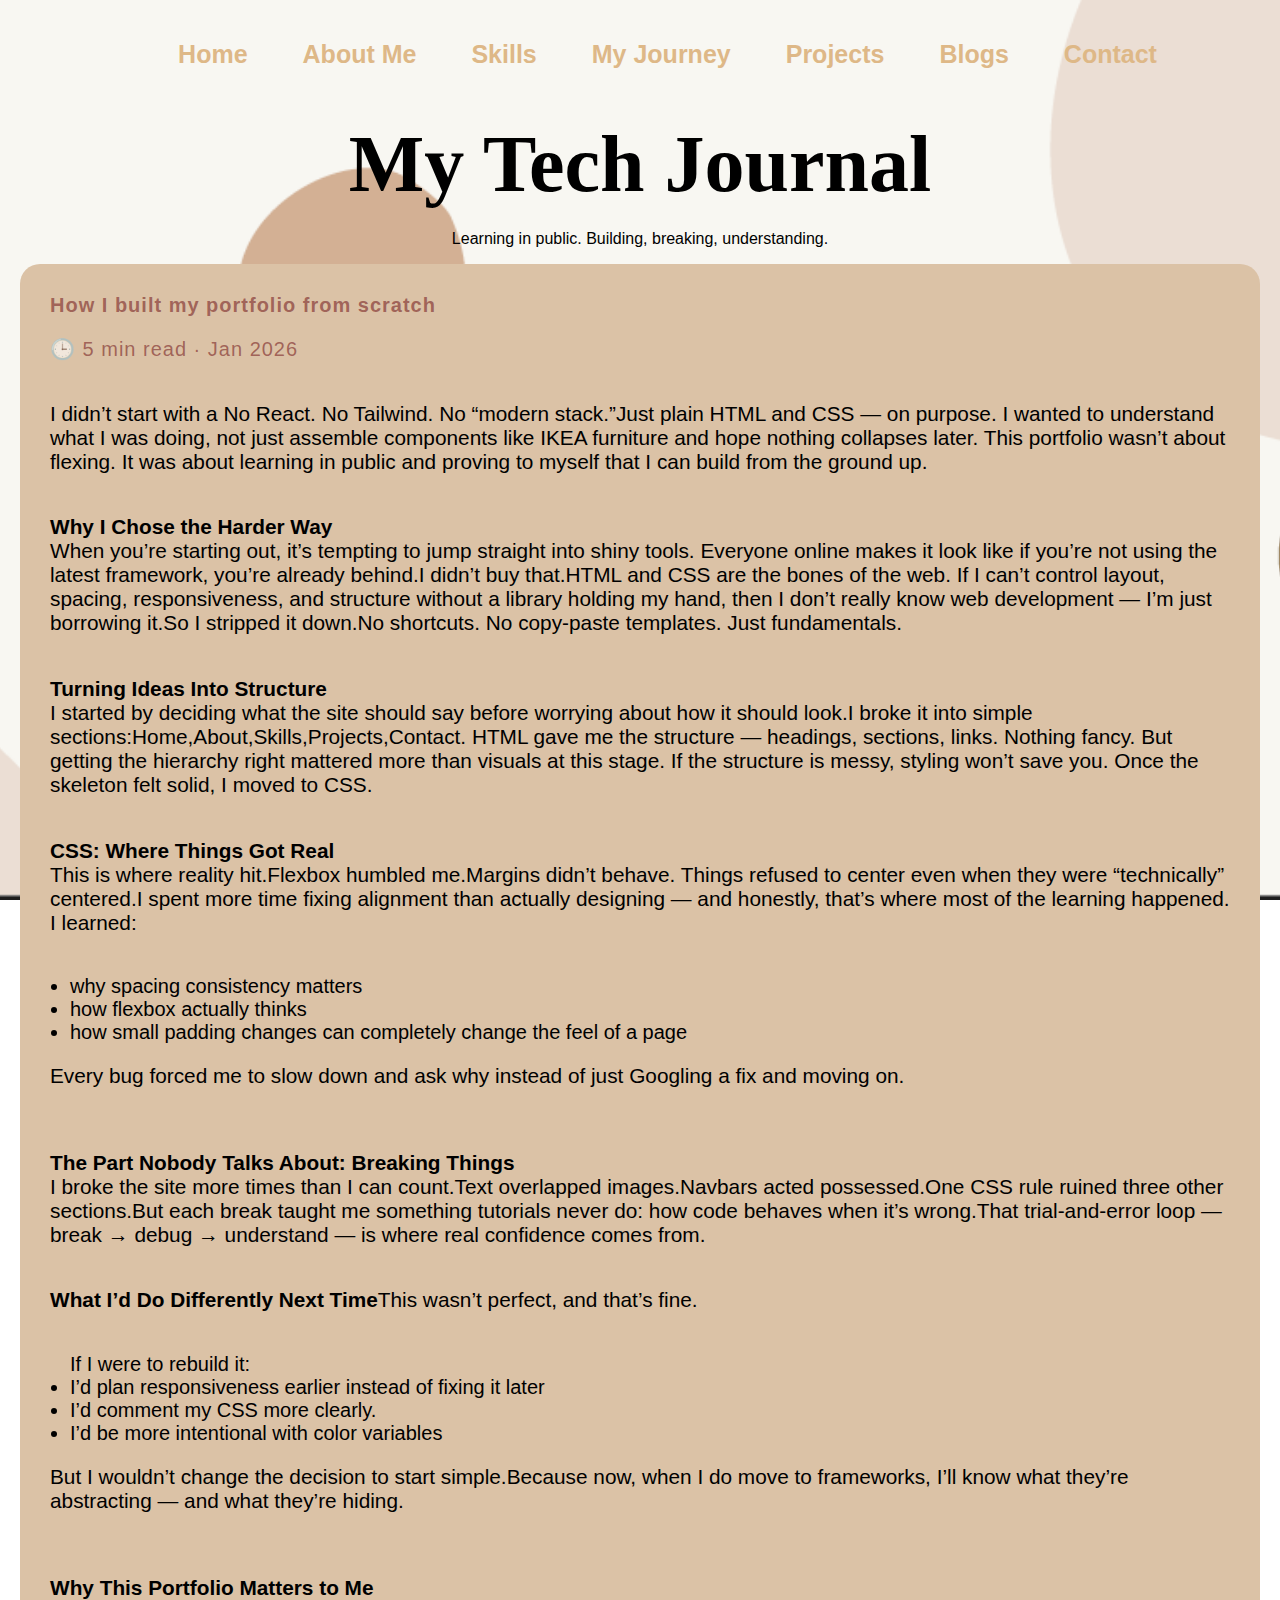
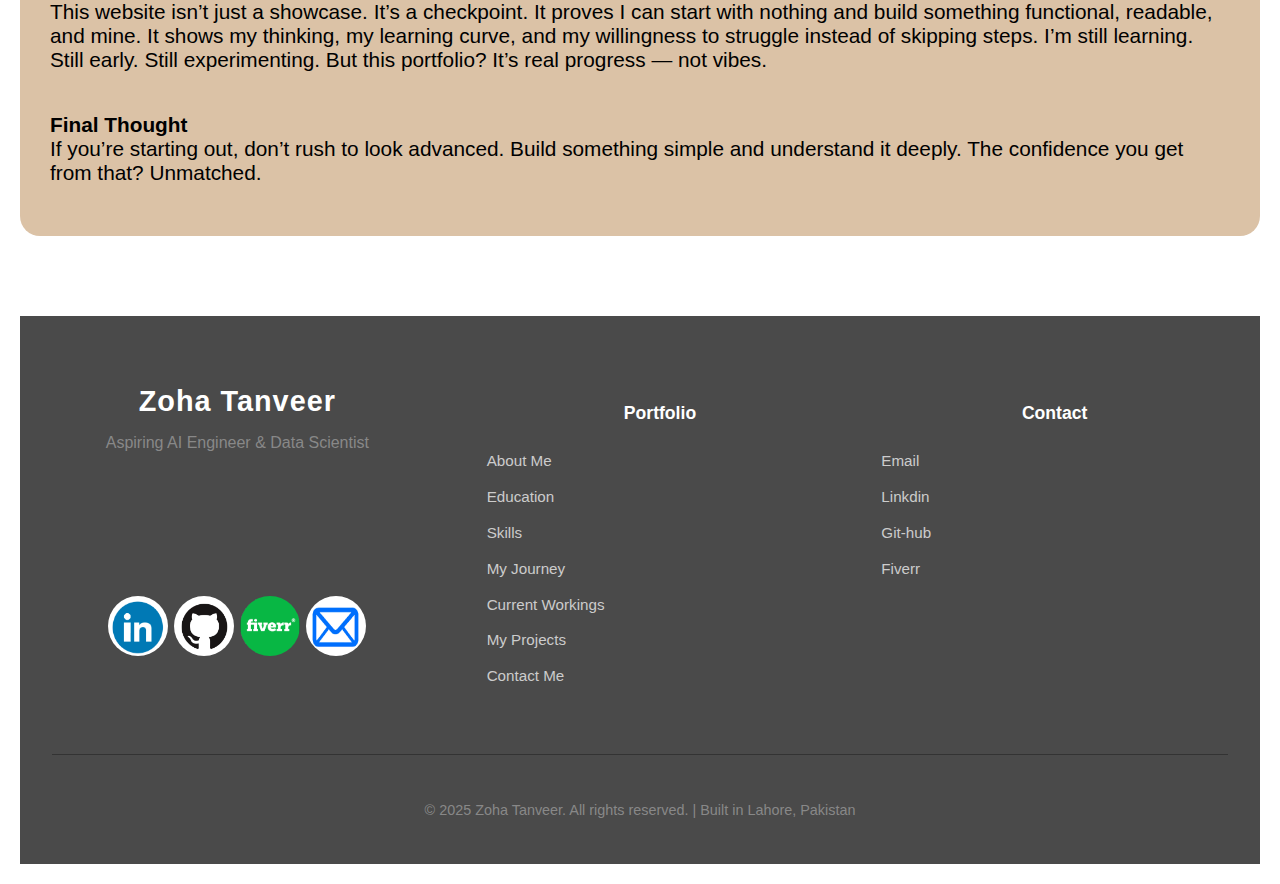
<file: blog-1.html>
<!DOCTYPE html>
<html lang="en">
<head>
    <meta charset="UTF-8">
    <meta name="viewport" content="width=device-width, initial-scale=1.0">
    <title>Blogs</title>
    <link rel="icon" type="image/png" href="images/Favicon.png">
    <link rel="stylesheet" href="style.css">
</head>
<body style="background-image: url('images/Background.png');">
        <nav>    
        <a href="index.html">Home</a>
        <a href="about.html">About Me</a>
        <a href="about.html#skills-section">Skills</a>
        <a href="about.html#journey-section">My Journey</a>
        <a href="project.html">Projects</a>
        <a href="articles.html">Blogs</a>
        <a href="contact.html">Contact</a>
        </nav>  
    <h1 style="border-top:0px ;">My Tech Journal</h1>
        <p>Learning in public. Building, breaking, understanding.</p>
            
            <div class="project-card" style="font-size: 1.3rem;text-align: left;">
            <h6><strong>How I built my portfolio from scratch</strong></h6>
            <h6>🕒 5 min read · Jan 2026</h6>
            <p>I didn’t start with a No React. No Tailwind. No “modern stack.”Just plain HTML and CSS — on purpose.
            I wanted to understand what I was doing, not just assemble components like IKEA furniture and hope nothing collapses 
            later. This portfolio wasn’t about flexing. It was about learning in public and proving to myself that I can build 
            from the ground up.
        </p>
            <p><strong>Why I Chose the Harder Way</strong><br>When you’re starting out, it’s tempting to jump 
                straight into shiny tools. Everyone online makes it look like if you’re not using the latest 
                framework, you’re already behind.I didn’t buy that.HTML and CSS are the bones of the web. If 
                I can’t control layout, spacing, responsiveness, and structure without a library holding my hand, then I don’t 
                really know web development — I’m just borrowing it.So I stripped it down.No shortcuts. 
                No copy-paste templates. Just fundamentals.
        </p>
        <p><strong>Turning Ideas Into Structure</strong><br>I started by deciding what the site should say before
             worrying about how it should look.I broke it into simple sections:Home,About,Skills,Projects,Contact.
             HTML gave me the structure — headings, sections, links. Nothing fancy. But getting the hierarchy right 
             mattered more than visuals at this stage. If the structure is messy, styling won’t save you.
             Once the skeleton felt solid, I moved to CSS.
        </p>
        <p><strong>CSS: Where Things Got Real</strong><br>This is where reality hit.Flexbox humbled me.Margins didn’t behave.
        Things refused to center even when they were “technically” centered.I spent more time fixing alignment than
        actually designing — and honestly, that’s where most of the learning happened.

        I learned: <ul>

        <li>why spacing consistency matters</li>

        <li>how flexbox actually thinks</li>

        <li>how small padding changes can completely change the feel of a page</li>
        </ul>

        Every bug forced me to slow down and ask why instead of just Googling a fix and moving on.
        </p>
       <p><strong>The Part Nobody Talks About: Breaking Things</strong><br>I broke the site more times than I can 
        count.Text overlapped images.Navbars acted possessed.One CSS rule ruined three other sections.But each break 
        taught me something tutorials never do: how code behaves when it’s wrong.That trial-and-error loop — break
        → debug → understand — is where real confidence comes from.
        </p>
        <p><strong>What I’d Do Differently Next Time</strong>This wasn’t perfect, and that’s fine.
        <ul>
        If I were to rebuild it:
        <li>I’d plan responsiveness earlier instead of fixing it later</li>
        <li> I’d comment my CSS more clearly.</li>
        <li>I’d be more intentional with color variables</li>
        </ul>
        But I wouldn’t change the decision to start simple.Because now, when I do move to frameworks, I’ll know what
        they’re abstracting — and what they’re hiding.
        </p>
<p><strong>Why This Portfolio Matters to Me</strong><br>This website isn’t just a showcase.
It’s a checkpoint.

It proves I can start with nothing and build something functional, readable, and mine. It shows my thinking, my learning curve, and my willingness to struggle instead of skipping steps.

I’m still learning. Still early. Still experimenting.

But this portfolio?
It’s real progress — not vibes.</p>
<p><strong>Final Thought</strong><br>If you’re starting out, don’t rush to look advanced.
Build something simple and understand it deeply.

The confidence you get from that?
Unmatched.</p>
        </div>
</body>
<footer class="portfolio-footer">
  <div class="footer-container">
    <div class="footer-content">
      <div class="footer-brand">
        <h3>Zoha Tanveer</h3>
        <p>Aspiring AI Engineer & Data Scientist</p>
      </div>
      <div class="social-links">
        <a href="https://www.linkedin.com/in/zoha-tanveer-49356a206" target="_blank">
              <img src="images/linkdin-logo.png"alt="LinkedIn">
               </a>
               <a href="https://github.com/zohatanveer789" target="_blank">
              <img src="images/github-logo.png" alt="GitHub">
             </a>
              <a href="https://www.fiverr.com/s/Zm3GvR8" target="_blank">
              <img src="images/fiver-logo.png" alt="Fiverr">
              <a href="/cdn-cgi/l/email-protection#abd1c4c3cadfcac5ddceced9999b9b9debccc6cac2c785c8c4c6">
             <img src="images/e mail-logo.png" alt="Email">
              </a>
      </div>
    </div>
    
    <div class="footer-links">
      <div class="link-column">
        <h4>Portfolio</h4>
        <ul>
          <li><a href="#about-section">About Me</a></li>
          <li><a href="#education-section">Education</a></li>
          <li><a href="#skills-section">Skills</a></li>
          <li><a href="#journey-section">My Journey</a></li>
          <li><a href="#Working-section"> Current Workings</a></li>
          <li><a href="project.html"> My Projects</a></li>
          <li><a href="contact.html"> Contact Me</a></li>


        </ul>
      </div>
      <div class="link-column">
        <h4>Contact</h4>
        <ul>
          <li><a href="/cdn-cgi/l/email-protection#96ecf9fef7e2f7f8e0f3f3e4a4a6a6a0d6f1fbf7fffab8f5f9fb">Email</a></li>
          <li><a href="https://www.linkedin.com/in/zoha-tanveer-49356a206">Linkdin</a></li>
          <li><a href="https://github.com/zohatanveer789">Git-hub</a></li>
          <li><a href="https://www.fiverr.com/s/Zm3GvR8">Fiverr</a></li>
        </ul>
       
      </div>
    </div>
  </div>
  
  <div class="footer-bottom">
    <p>&copy; 2025 Zoha Tanveer. All rights reserved. | Built in Lahore, Pakistan</p>
  </div> 
  </footer> 
  </html>
</file>
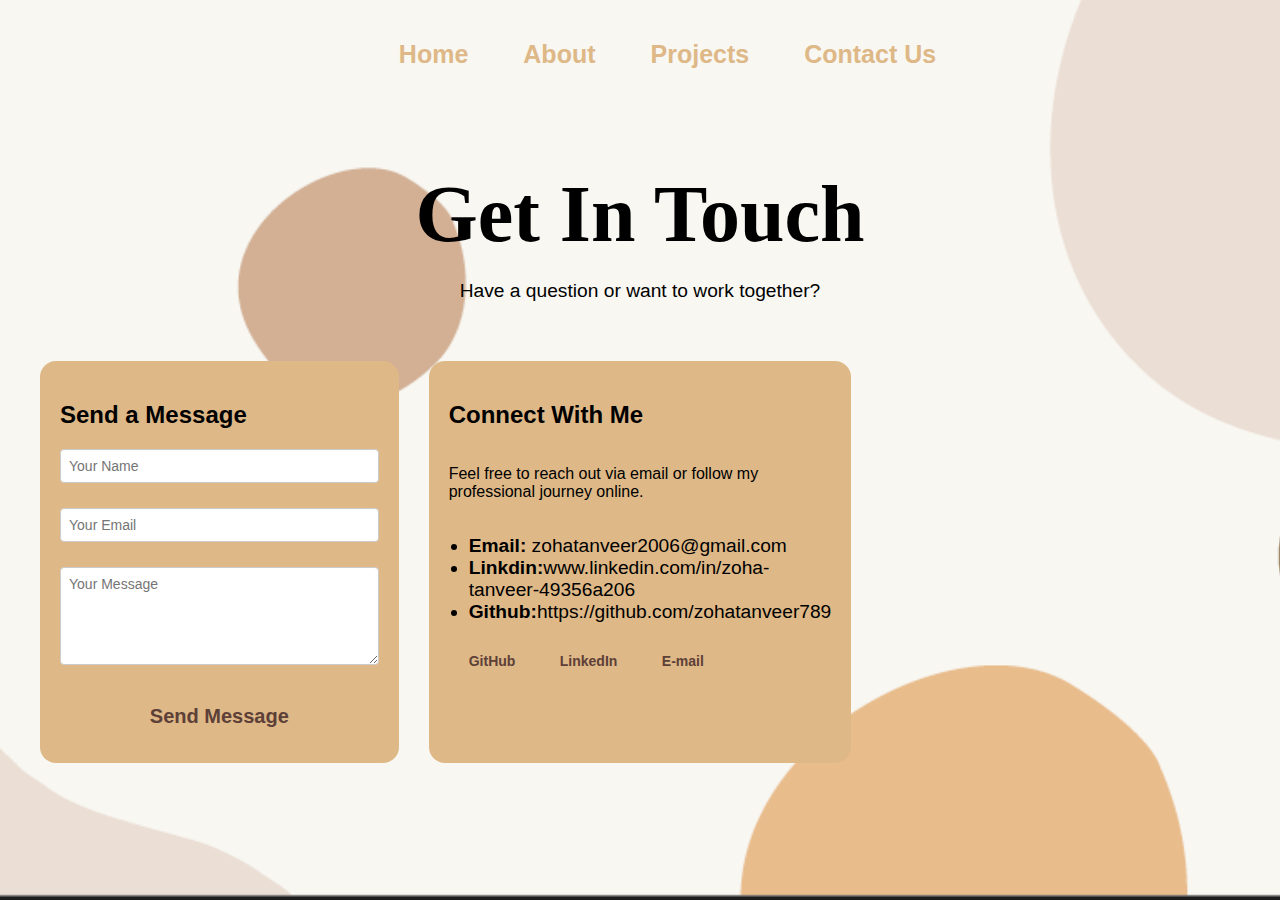
<file: contact.html>
<!DOCTYPE html>
<html lang="en">
    <head>
        <meta charset="UTF-8">
        <meta name="viewport" content="width=device-width, initial-scale=1.0">
        <title>Contact - Zoha Tanveer</title>
        <link rel="icon" type="image/png" href="images/Favicon.png"> 
        <link rel="stylesheet" href="style.css">
    </head>
    <body style="background-image: url('images/Background.png');">
        <nav>    
            <a href="index.html">Home</a>
            <a href="about.html">About</a>
            <a href="project.html">Projects</a>
            <a href="contact.html">Contact Us</a>
        </nav>  
      
        <div style="height: 50px;"></div>
        <h1 style="border-top:0px ;">Get In Touch</h1>
        <p style="color: black; font-size: 1.2rem;">Have a question or want to work together?</p>

        <div class="main-container">
            <div class="card" style="max-width: 500px;">
                <h2>Send a Message</h2>
                <form action="https://formspree.io/f/mwvelqol" method="POST" class="contact-form">
    <input type="text" name="name" placeholder="Your Name" required>
    <input type="email" name="email" placeholder="Your Email" required>
    <textarea name="message" placeholder="Your Message" rows="5" required></textarea>
    
    <input type="hidden" name="_next" value="https://zohatanveer789.github.io/ZohaTanveer786.github.io/contact.html">
    
    <button type="submit">Send Message</button>
</form>
            </div>

            <div class="card" style="max-width: 500px;">
                <h2>Connect With Me</h2>
                <p>Feel free to reach out via email or follow my professional journey online.</p>
                <br>
                <ul class="contact-list">
                    <li><strong>Email:</strong> zohatanveer2006@gmail.com</li>
                    <li><strong>Linkdin:</strong><a href="https://www.linkedin.com/in/zoha-tanveer-49356a206" style="text-decoration: none;color: black;">www.linkedin.com/in/zoha-tanveer-49356a206</a></li>
                    <li><strong>Github:</strong><a href="https://github.com/zohatanveer789" style="text-decoration: none;color: black;">https://github.com/zohatanveer789</a></li>

                </ul>
                <div style="margin-top: 20px;">
                    <a href="https://github.com/zohatanveer789" target="_blank"><button style="font-size: 14px; padding: 10px 20px;">GitHub</button></a>
                    <a href="https://www.linkedin.com/in/zoha-tanveer-49356a206" target="_blank"><button style="font-size: 14px; padding: 10px 20px;">LinkedIn</button></a>
                    <a href="mailto:zohatanveer2006@gmail.com" target="_blank"><button style="font-size: 14px; padding: 10px 20px;">E-mail</button></a>
                  </div>
            </div>
        </div>
    </body>
</html>
</file>
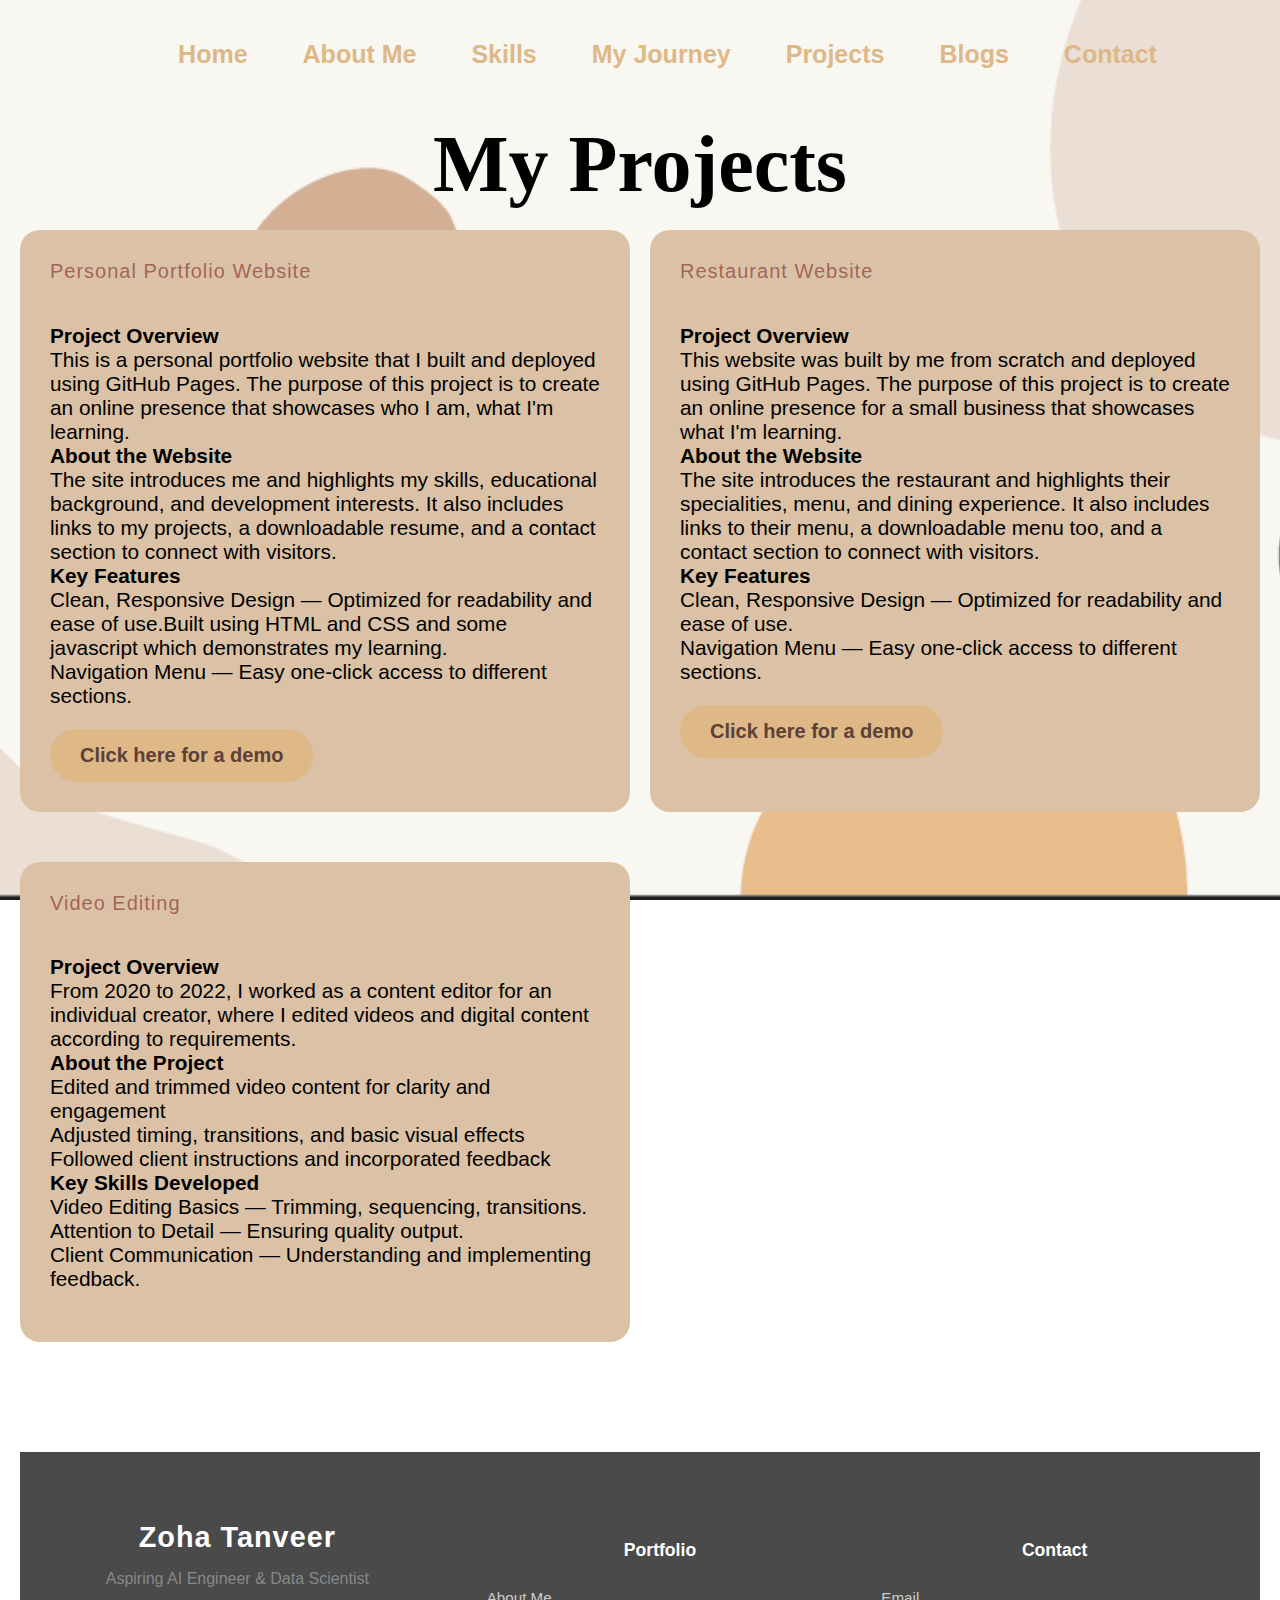
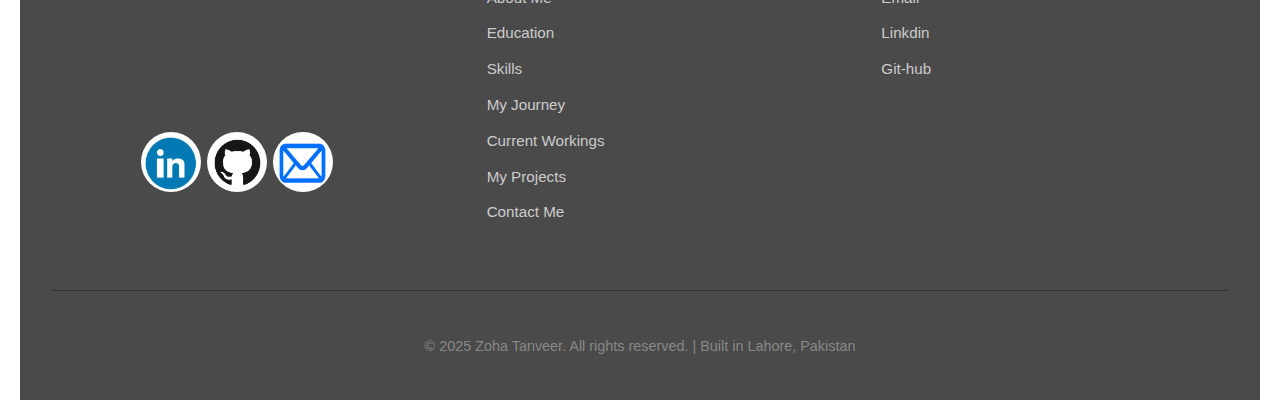
<file: project.html>
<!DOCTYPE html>
<html>
    <head>
        <title>Projects - Zoha Tanveer</title>
        <link rel="icon" type="image/png" href="images/Favicon.png"> 
         <link rel="stylesheet" href="style.css">
    </head>
    <body style="background-image: url(images/Background.png);">
        <nav>    
        <a href="index.html">Home</a>
        <a href="about.html">About Me</a>
        <a href="index.html#skills-section">Skills</a>
        <a href="index.html#journey-section">My Journey</a>
        <a href="project.html">Projects</a>
        <a href="articles.html">Blogs</a>
        <a href="contact.html">Contact</a>
      </nav> 
        <h1>My Projects</h1>
       
       <div class="project-container" style="justify-content: center;">
           
            <div class="project-card" style="font-size: 1.3rem;text-align: left;">
            <h6>Personal Portfolio Website</h6>
            <p><strong>Project Overview</strong><br>This is a personal portfolio website that I built and deployed using GitHub Pages.
               The purpose of this project is to create an online presence that showcases who I am, what I'm learning.
             <br>
            <strong>About the Website</strong><br>The site introduces me and highlights my skills, educational background, and development interests. It also includes links to my projects, a downloadable resume, and a contact section to connect with visitors.
            <br>
            <strong>Key Features</strong><br>
             Clean, Responsive Design — Optimized for readability and ease of use.Built using HTML and CSS and some javascript which demonstrates my learning.<br>
             
             Navigation Menu — Easy one-click access to different sections.</p>
             <a href="https://zohatanveer789.github.io/ZohaTanveer786.github.io/" target="_blank">
        <button style="justify-content: center; align-items: center;">Click here for a demo</button></a>
    
           </div>
           <div class="project-card" style="font-size: 1.3rem;text-align: left;">
            <h6>Restaurant Website</h6>
            <p><strong>Project Overview</strong><br>This website was built by me from scratch and deployed using GitHub Pages.
               The purpose of this project is to create an online presence for a small business that showcases  what I'm learning.
             <br>
            <strong>About the Website</strong><br>The site introduces the restaurant and highlights their specialities, menu, and dining experience. It also includes links to their menu, a downloadable menu too, and a contact section to connect with visitors.
            <br>
            <strong>Key Features</strong><br>
             Clean, Responsive Design — Optimized for readability and ease of use.<br>
             
             Navigation Menu — Easy one-click access to different sections.</p>
             <a href="https://zohatanveer789.github.io/My-Restaurant/". target="_blank">
        <button style="justify-content: center; align-items: center;">Click here for a demo</button></a>
    
           </div>
           
           <div class="project-card" style="font-size: 1.3rem;text-align: left;">
            <h6>Video Editing</h6>
            <p><strong>Project Overview</strong> <br>From 2020 to 2022, I worked as a content editor for an
               individual creator, where I edited videos and digital content according to requirements. 
               
             <br>
            <strong>About the Project</strong><br>
            
              Edited and trimmed video content for clarity and engagement <br>
              Adjusted timing, transitions, and basic visual effects <br>
        
              Followed client instructions and incorporated feedback <br>
              
           
            
            
            <strong>Key Skills Developed</strong><br>
             Video Editing Basics — Trimming, sequencing, transitions.<br>
            
             Attention to Detail — Ensuring quality output.<br>
             Client Communication — Understanding and implementing feedback.</p>

             
       </div>
       
           </div>
          
    </body>
       
    <footer class="portfolio-footer">
  <div class="footer-container">
    <div class="footer-content">
      <div class="footer-brand">
        <h3>Zoha Tanveer</h3>
        <p>Aspiring AI Engineer & Data Scientist</p>
      </div>
      <div class="social-links">
        <a href="https://www.linkedin.com/in/zoha-tanveer-49356a206" target="_blank">
              <img src="images/linkdin-logo.png"alt="LinkedIn">
               </a>
               <a href="https://github.com/zohatanveer789" target="_blank">
              <img src="images/github-logo.png" alt="GitHub">
             </a>
              <a href="mailto:zohatanveer2006@gmail.com">
             <img src="images/e mail-logo.png" alt="Email">
              </a>
      </div>
    </div>
    
    <div class="footer-links">
      <div class="link-column">
        <h4>Portfolio</h4>
        <ul>
          <li><a href="#about-section">About Me</a></li>
          <li><a href="#education-section">Education</a></li>
          <li><a href="#skills-section">Skills</a></li>
          <li><a href="#journey-section">My Journey</a></li>
          <li><a href="#Working-section"> Current Workings</a></li>
          <li><a href="project.html"> My Projects</a></li>
          <li><a href="contact.html"> Contact Me</a></li>


        </ul>
      </div>
      <div class="link-column">
        <h4>Contact</h4>
        <ul>
          <li><a href="mailto:zohatanveer2006@gmail.com">Email</a></li>
          <li><a href="https://www.linkedin.com/in/zoha-tanveer-49356a206">Linkdin</a></li>
          <li><a href="https://github.com/zohatanveer789">Git-hub</a></li>
        </ul>
      </div>
    </div>
  </div>
  <div class="footer-bottom">
    <p>&copy; 2025 Zoha Tanveer. All rights reserved. | Built in Lahore, Pakistan</p>
  </div>
</footer>

</html>
</file>
<file: style.css>
/* ================================
   GLOBAL & BACKGROUND
   ================================ */

body {
    background-size: cover;
    background-attachment: fixed;
    background-position: center;
    background-repeat: no-repeat;
    margin: 20px;
    font-family: sans-serif;
    text-align: center;
}

html {
    scroll-behavior: smooth;
}


/* ================================
   NAVIGATION
   ================================ */

nav {
    display: flex;
    justify-content: center;
    align-items: center;
    width: 100%;
    text-decoration: none;
}

nav a {
    display: inline-block;
    margin-top: 20px;
    margin-left: 55px;
    color: burlywood;
    text-decoration: none;
    font-weight: bold;
    font-size: 25px;
    position: relative;
    text-decoration: none;
}

nav a::after {
    content: '';
    position: absolute;
    bottom: 0;
    left: 0;
    width: 0;
    height: 2px;
    background: burlywood;
    transition: width 0.3s;
    display: inline;
    text-decoration: none;
}

nav a:hover::after {
    width: 100%;
    text-align: center;
    justify-content: center;
    text-decoration: none;
}


/* ================================
   TYPOGRAPHY
   ================================ */

h1 {
    font-family: 'Times New Roman', serif;
    font-size: 80px;
    color: black;
    margin-top: 50px;
    margin-bottom: 20px;
}

h3 {
    font-family: Arial, Helvetica, sans-serif;
    font-size: 1.2rem;
    font-weight: normal;
    letter-spacing: 1px;
    color: black;
    margin-top: 5px;
    margin-bottom: 40px;
}

h6 {
    text-align: left;
    font-size: 20px;
    font-family: Arial, sans-serif;
    color: rgba(122, 37, 37, 0.61);
    font-weight: normal;
    letter-spacing: 1px;
    margin: 0 0 20px 0;
}

.single-box h2 {
    font-family: 'Times New Roman', serif;
    font-size: 3rem;
    font-weight: bold;
    color: black;
    margin-top: 0;
    margin-bottom: 20px;
}

.single-box p {
    font-family: Arial, sans-serif;
    font-size: 1.2rem;
    line-height: 1.6;
    margin: 0;
}


/* ================================
   LISTS, BUTTONS & FORMS
   ================================ */

ul {
    padding-left: 20px;
    font-size: 20px;
    text-align: left;
    list-style-position: outside;
}

.list-category {
    font-weight: bold;
    display: block;
    margin-top: 15px;
    margin-bottom: 5px;
    font-size: 1.1em;
}

button {
    padding: 15px 30px;
    background-color: burlywood;
    color: #5D4037;
    font-size: 20px;
    font-weight: bold;
    border: none;
    border-radius: 30px;
    cursor: pointer;
    transition: transform 0.2s;
}

button:hover {
    transform: scale(1.05);
    opacity: 0.9;
}

/* Form Styling */
.contact-form {
    display: flex;
    flex-direction: column;
    gap: 15px;
}

.contact-form input,
.contact-form textarea {
    width: 100%;
    padding: 12px;
    border-radius: 10px;
    border: 1px solid rgba(0,0,0,0.1);
    font-family: sans-serif;
    box-sizing: border-box;
}

.contact-form textarea {
    resize: vertical;
}

.contact-list {
    list-style: none;
    padding: 0;
}

.contact-form input, .contact-form textarea {
    width: 100%;
    padding: 8px;
    margin-bottom: 10px;
    border: 1px solid #ccc;
    border-radius: 4px;
    font-size: 14px;
}

.footer-btn {
    padding: 8px 15px;
    cursor: pointer;
}


/* ================================
   ABOUT SECTION
   ================================ */

.about-container {
    display: flex;
    align-items: center;
    justify-content: center;
    gap: 50px;
    max-width: 1100px;
    margin: 50px auto;
    padding: 0 20px;
    font-size: 1.2rem;
    border-radius: 16px;
}

.about-image-wrapper {
    flex: 1;
    max-width: 450px;
}

.about-image-wrapper img {
    width: 100%;
    height: auto;
    border-radius: 30px;
    box-shadow: 0 10px 20px rgba(0, 0, 0, 0.1);
}

.single-box {
    max-width: 600px;
    display: flex;
    flex-direction: column;
    align-items: flex-start;
    justify-content: flex-start;
    background-color: burlywood;
    color: black;
    padding: 20px;
    border-radius: 16px;
    text-align: left;
    box-sizing: border-box;
}


/* ================================
   CARDS
   ================================ */

.card {
    flex: 1;
    background-color: burlywood;
    display: flex;
    flex-direction: column;
    box-sizing: border-box;
    text-align: left;
    height: auto;
    max-width: 500px;
    border-radius: 16px;
    padding: 20px;
    transition: all 0.3s ease;
    text-decoration: none;
}

.card ul {
    margin: 0;
    padding-left: 20px;
    list-style-type: disc;
    font-size: 1.2rem;
}

.card ul li a {
    text-decoration: none;
    color: black;
}

.card ul li a:hover {
    color: #5D4037;
}

.card:hover {
    background-color: #925f34;
    transform: translateY(-10px);
    box-shadow: 0 10px 20px rgba(0, 0, 0, 0.15);
}

.about-card {
    text-indent: 80px;
    border-radius: 16px;
    padding: 30px;
    margin: 0;
    width: 100%;
    box-sizing: border-box;
    font-size: 1.3rem;
    text-align: left;
    grid-column: 1;
    grid-row: 1;
}

.about-card p, .working p {
    margin: 0;
    padding-bottom: 10px;
}

.hobby-card {
    display: flex;
    flex-direction: column;
    box-sizing: border-box;
    text-align: left;
    height: auto;
    max-width: 800px;
    border-radius: 16px;
    padding: 20px;
    transition: all 0.3s ease;
    color: black;
}

.hobby-card:hover {
    background-color: #925f34;
    transform: translateY(-10px);
    box-shadow: 0 10px 20px rgba(0, 0, 0, 0.15);
}

.quote-card {
    width: 100%;
    max-width: none;
    background: #414a37;
    border-radius: 16px;
    padding: 20px;
    box-sizing: border-box;
    color: white;
}

.learning-card {
    border-radius: 16px;
    padding: 40px 20px;
    display: flex;
    flex-direction: column;
    box-sizing: border-box;
    text-align: left;
    height: 100%;
    font-size: 1.2rem;
    margin: 80px;
}


/* ================================
   MAIN CONTAINERS
   ================================ */

.main-container {
    display: grid;
    grid-template-columns: repeat(3, 1fr);
    gap: 30px;
    max-width: 1200px;
    margin: 0 auto;
    padding: 40px 20px;
    justify-content: center;
    max-width: 1400PX;
    align-items: stretch;
    min-width: 300px;
    text-decoration: none;
}

.main-container-journey {
    display: grid;
    grid-template-columns: 1.5fr 1fr;
    grid-template-rows: auto auto;
    gap: 20px;
    max-width: 1200px;
    margin: 20px auto;
    padding: 0 20px;
}

.right-column {
    display: flex;
    flex-direction: column;
    gap: 20px;
    width: 100%;
    grid-column: 2;
    grid-row: 1;
}


/* ================================
   JOURNEY SECTION
   ================================ */

journey-image-wrapper {
    width: 100%;
}

.journey-image-wrapper img {
    width: 100%;
    height: auto;
    border-radius: 16px;
    display: block;
}

.working {
    grid-column: 1 / -1;
    grid-row: 2;
    background-color: #DBC2A6;
    padding: 30px;
    border-radius: 16px;
    text-align: left;
    margin-top: 10px;
}

.working p {
    font-size: 1.3rem;
    margin-bottom: 10px;
}

.working ul {
    margin: 0;
    padding-left: 20px;
}


/* ================================
   PROJECTS SECTION
   ================================ */

.project-container {
    display: grid;
    grid-template-columns: 1fr 1fr;
    grid-template-rows: auto auto;
    gap: 20px;
}

.project-card {
    background-color: #DBC2A6;
    border-radius: 20px;
    padding: 30px;
    display: flex;
    flex-direction: column;
    box-sizing: border-box;
    text-align: left;
    margin: 0 auto 30px auto;
    max-width: fit-content;
}


/* ================================
   SOCIAL LINKS
   ================================ */

.social-links {
    display: flex;
    justify-content: center;
    align-items: center;
    gap: 40px;
    padding: 40px;
}

.social-links img {
    width: 60px;
    height: 60px;
    border-radius: 50%;
}

.social-icons img {
    width: 45px;
    height: 45px;
    margin-right: 15px;
    opacity: 0.7;
    transition: 0.3s;
}

.social-icons img:hover {
    opacity: 1;
}


/* ================================
   FOOTER
   ================================ */

.copyright {
    font-size: 0.75rem;
    color: black;
}

.site-footer {
    display: grid;
    grid-template-columns: repeat(1, 3fr);
    background-color: #f9f9f9;
    padding: 40px 20px 20px 20px;
    border-top: 1px solid #ddd;
}

.footer-content {
    display: flex;
    justify-content: space-around;
    flex-wrap: wrap;
    max-width: 1000px;
    margin: 0 auto;
    gap: 30px;
}

.footer-section {
    flex: 1;
    min-width: 250px;
}

.footer-section h3 {
    font-size: 1.1rem;
    margin-bottom: 15px;
}

.portfolio-footer {
    background: #4A4A4A;
    color: #ccc;
    padding: 4rem 2rem 2rem;
    margin-top: 5rem;
}

.footer-container {
    max-width: 1200px;
    margin: 0 auto;
    display: grid;
    grid-template-columns: 1fr 2fr;
    gap: 4rem;
}

.footer-brand h3 {
    color: #fff;
    font-size: 1.8rem;
    margin-bottom: 0.5rem;
    font-weight: 700;
}

.footer-brand p {
    color: #888;
    margin-bottom: 2rem;
}

.social-links {
    display: flex;
    gap: 1rem;
}

.social-links a {
    display: flex;
    align-items: center;
    justify-content: center;
    width: 50px;
    height: 50px;
    background: rgba(255,255,255,0.1);
    border-radius: 50%;
    color: #fff;
    font-size: 1.2rem;
    transition: all 0.3s ease;
}

.social-links a:hover {
    background: #fff;
    color: #0a0a0a;
    transform: translateY(-3px);
}

.footer-links {
    display: grid;
    grid-template-columns: 1fr 1fr;
    gap: 3rem;
}

.link-column h4 {
    color: #fff;
    margin-bottom: 1.5rem;
    font-size: 1.1rem;
}

.link-column ul {
    list-style: none;
    padding: 0;
}

.link-column li {
    margin-bottom: 0.8rem;
}

.link-column a {
    color: #ccc;
    text-decoration: none;
    font-size: 0.95rem;
    transition: color 0.3s ease;
}

.link-column a:hover {
    color: #fff;
}

.footer-bottom {
    margin-top: 3rem;
    padding-top: 2rem;
    border-top: 1px solid #333;
    text-align: center;
    color: #888;
    font-size: 0.9rem;
}


/* ================================
   JAVASCRIPT BUTTON
   ================================ */

#topBtn {
    display: none;
    position: fixed;
    bottom: 20px;
    right: 30px;
    padding: 10px 15px;
    background-color: rgb(197, 135, 54);
    color: black;
    border: none;
    cursor: pointer;
    border-radius: 5px;
    z-index: 1000;
}


/* ================================
   RESPONSIVE DESIGN
   ================================ */

@media (max-width: 768px) {

    /* Global */
    body {
        margin: 10px;
    }

    /* Navigation */
    nav {
        flex-wrap: wrap;
        gap: 8px;
        padding: 10px 0;
    }

    nav a {
        margin-left: 10px;
        font-size: 16px;
    }

    /* Typography */
    h1 {
        font-size: 42px;
    }

    .single-box h2 {
        font-size: 2rem;
    }

    /* About Section */
    .about-container {
        flex-direction: column;
        gap: 20px;
        margin: 20px auto;
    }

    .about-image-wrapper {
        max-width: 100%;
    }

    .single-box {
        max-width: 100%;
    }

    /* Main Containers */
    .main-container {
        grid-template-columns: 1fr;
        padding: 20px 10px;
        min-width: unset;
    }

    .card {
        max-width: 100%;
    }

    /* Journey Section */
    .main-container-journey {
        grid-template-columns: 1fr;
        padding: 0 10px;
    }

    .about-card {
        grid-column: 1;
        grid-row: auto;
        text-indent: 30px;
    }

    .right-column {
        grid-column: 1;
        grid-row: auto;
    }

    .hobby-card {
        max-width: 100%;
    }

    /* Projects Section */
    .project-container {
        grid-template-columns: 1fr;
    }

    .project-card {
        max-width: 100%;
    }

    /* Footer */
    .footer-container {
        grid-template-columns: 1fr;
        gap: 2rem;
        text-align: center;
    }

    .footer-links {
        grid-template-columns: 1fr;
        gap: 2rem;
    }

    .portfolio-footer {
        padding: 3rem 1.5rem 1.5rem;
    }

    .social-links {
        justify-content: center;
        gap: 15px;
        padding: 20px;
    }
}

@media (max-width: 480px) {

    /* Navigation */
    nav a {
        font-size: 14px;
        margin-left: 8px;
    }

    /* Typography */
    h1 {
        font-size: 32px;
    }

    /* Cards */
    .card {
        padding: 15px;
    }

    .project-card {
        padding: 20px;
    }

    /* Footer */
    .footer-brand h3 {
        font-size: 1.5rem;
    }

    .social-links {
        justify-content: center;
        flex-wrap: wrap;
        gap: 10px;
        padding: 15px;
    }

    .social-links img {
        width: 45px;
        height: 45px;
    }

    /* Buttons */
    button {
        font-size: 16px;
        padding: 12px 20px;
    }
}
</file>
